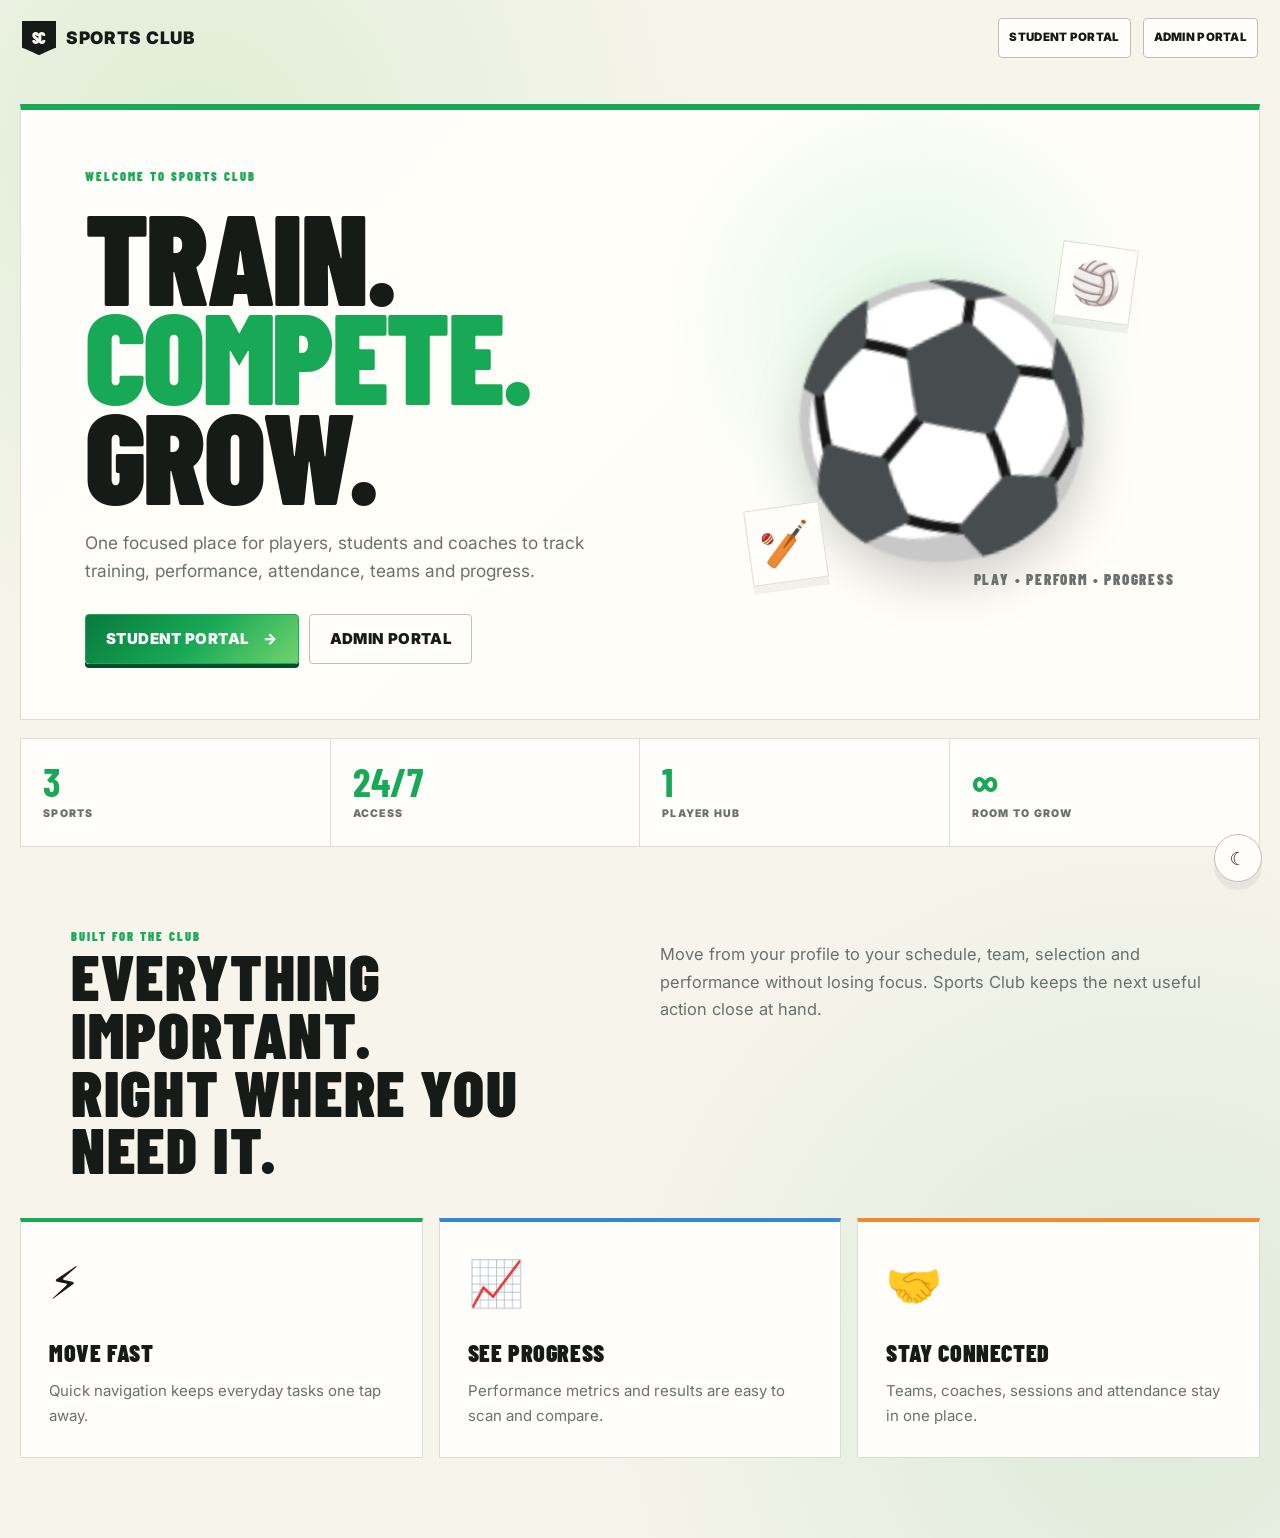
<file: index.html>
<!DOCTYPE html>
<html lang="en">
<head>
  <meta charset="UTF-8">
  <meta name="viewport" content="width=device-width, initial-scale=1.0">
  <title>Sports Club Management</title>
  <!-- Loads an external stylesheet/resource. -->
  <link rel="stylesheet" href="style.css">
</head>
<body class="landing-page">
  <!-- Page structure/content element. -->
  <header class="home-topbar">
    <!-- Interactive control/link. -->
    <a class="brand" href="index.html"><span class="brand-mark">SC</span><span class="brand-word">SPORTS CLUB</span></a>
    <!-- Page structure/content element. -->
    <div class="top-actions"><a class="btn small" href="student_portal.html">STUDENT PORTAL</a><a class="btn small" href="admin_portal.html">ADMIN PORTAL</a></div>
  </header>

  <!-- Page structure/content element. -->
  <main class="home-page">
    <!-- Page structure/content element. -->
    <section class="home-hero">
      <!-- Page structure/content element. -->
      <div class="home-hero-copy">
        <span class="eyebrow">WELCOME TO SPORTS CLUB</span>
        <!-- Page structure/content element. -->
        <h1>TRAIN.<br><span>COMPETE.</span><br>GROW.</h1>
        <!-- Page structure/content element. -->
        <p>One focused place for players, students and coaches to track training, performance, attendance, teams and progress.</p>
        <!-- Page structure/content element. -->
        <div class="home-actions">
          <!-- Interactive control/link. -->
          <a class="btn primary btn-lg" href="student_portal.html">STUDENT PORTAL <span>→</span></a>
          <!-- Interactive control/link. -->
          <a class="btn btn-lg" href="admin_portal.html">ADMIN PORTAL</a>
        </div>
      </div>
      <!-- Page structure/content element. -->
      <div class="home-visual" aria-hidden="true">
        <!-- Page structure/content element. -->
        <div class="home-emoji">⚽</div>
        <!-- Page structure/content element. -->
        <div class="home-orbit orbit-one">🏐</div>
        <!-- Page structure/content element. -->
        <div class="home-orbit orbit-two">🏏</div>
        <!-- Page structure/content element. -->
        <div class="home-visual-label">PLAY • PERFORM • PROGRESS</div>
      </div>
    </section>

    <!-- Page structure/content element. -->
    <section class="home-stat-strip">
      <!-- Page structure/content element. -->
      <div><strong>3</strong><span>SPORTS</span></div>
      <!-- Page structure/content element. -->
      <div><strong>24/7</strong><span>ACCESS</span></div>
      <!-- Page structure/content element. -->
      <div><strong>1</strong><span>PLAYER HUB</span></div>
      <!-- Page structure/content element. -->
      <div><strong>∞</strong><span>ROOM TO GROW</span></div>
    </section>

    <!-- Page structure/content element. -->
    <section class="home-intro">
      <!-- Page structure/content element. -->
      <div>
        <span class="eyebrow">BUILT FOR THE CLUB</span>
        <!-- Page structure/content element. -->
        <h2>Everything important.<br>Right where you need it.</h2>
      </div>
      <!-- Page structure/content element. -->
      <p>Move from your profile to your schedule, team, selection and performance without losing focus. Sports Club keeps the next useful action close at hand.</p>
    </section>

    <!-- Page structure/content element. -->
    <section class="home-feature-grid">
      <!-- Page structure/content element. -->
      <article class="home-feature"><span>⚡</span><h3>MOVE FAST</h3><p>Quick navigation keeps everyday tasks one tap away.</p></article>
      <!-- Page structure/content element. -->
      <article class="home-feature"><span>📈</span><h3>SEE PROGRESS</h3><p>Performance metrics and results are easy to scan and compare.</p></article>
      <!-- Page structure/content element. -->
      <article class="home-feature"><span>🤝</span><h3>STAY CONNECTED</h3><p>Teams, coaches, sessions and attendance stay in one place.</p></article>
    </section>
  </main>
  <!-- Loads JavaScript for the page. -->
  <script src="theme.js"></script>
</body>
</html>
</file>
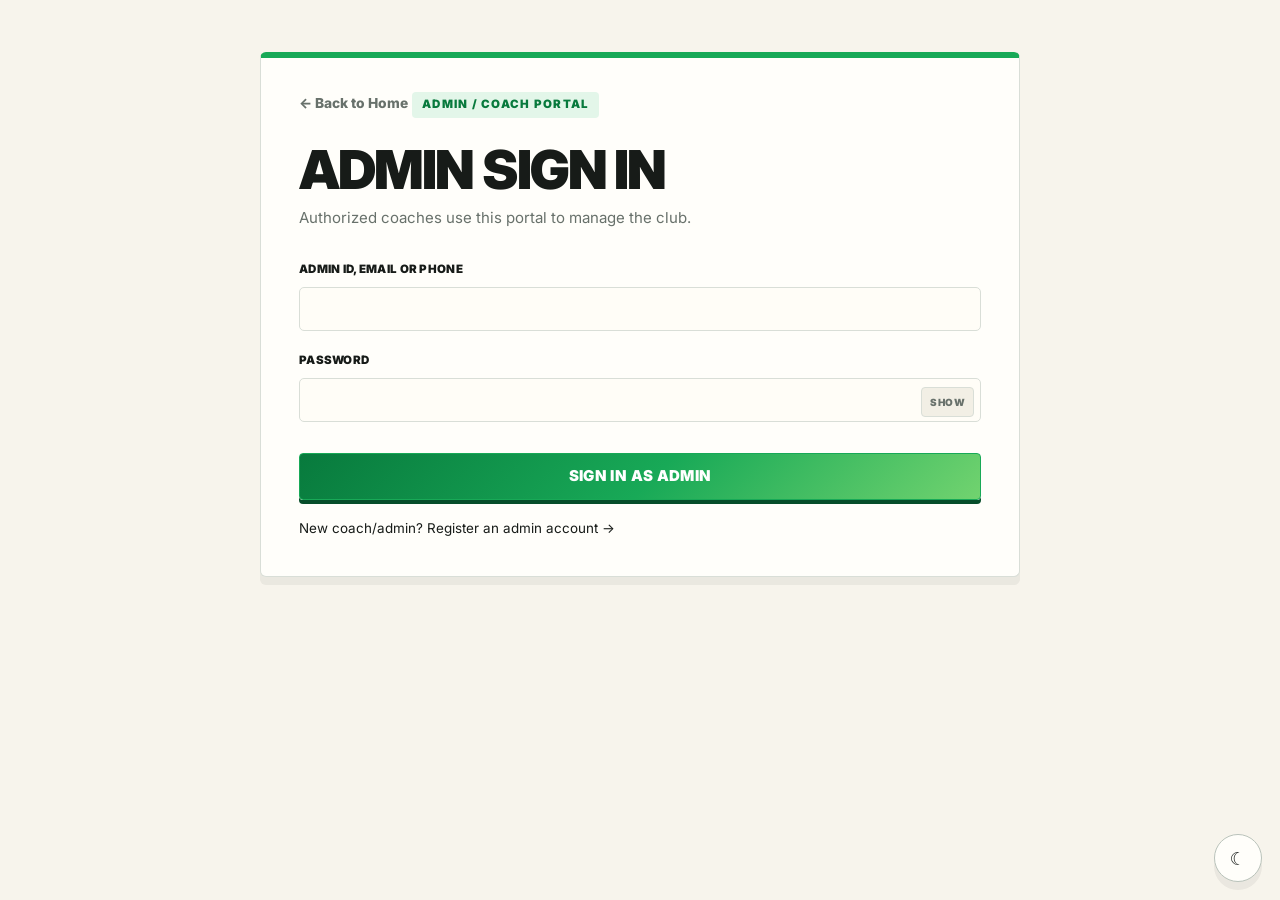
<file: admin_login.html>
<!-- Page element explained below. -->
<!DOCTYPE html>
<!-- Page element explained below. -->
<html lang="en">
 <!-- Page element explained below. -->
 <head>
  <meta charset="utf-8"/>
  <meta content="width=device-width,initial-scale=1.0" name="viewport"/>
  <title>
   Admin Login - Sports Club
  </title>
  <!-- Page element explained below. -->
  <link href="style.css" rel="stylesheet"/>
 </head>
 <!-- Page element explained below. -->
 <body>
  <!-- Page element explained below. -->
  <main class="auth-page">
   <!-- Page element explained below. -->
   <section class="auth-card">
    <!-- Page element explained below. -->
    <a class="back-link" href="index.html">
     &larr; Back to Home
    </a>
    <span class="badge">
     ADMIN / COACH PORTAL
    </span>
    <!-- Page element explained below. -->
    <h1>
     Admin Sign In
    </h1>
    <!-- Page element explained below. -->
    <p class="muted">
     Authorized coaches use this portal to manage the club.
    </p>
    <!-- Page element explained below. -->
    <form id="adminLoginForm">
     <label for="admin_identifier">
      Admin ID, Email or Phone
     </label>
     <!-- Page element explained below. -->
     <input autocomplete="username" id="admin_identifier" required="" type="text"/>
     <label for="admin_password">
      Password
     </label>
     <!-- Page element explained below. -->
     <input autocomplete="current-password" id="admin_password" required="" type="password"/>
     <!-- Page element explained below. -->
     <button class="btn primary full" type="submit">
      Sign In as Admin
     </button>
     <!-- Page element explained below. -->
     <div class="message hidden" id="adminLoginMessage">
     </div>
    </form>
    <!-- Page element explained below. -->
    <p class="auth-switch">
     New coach/admin?
     <!-- Page element explained below. -->
     <a href="admin_register.html">
      Register an admin account &rarr;
     </a>
    </p>
   </section>
  </main>
  <!-- Page element explained below. -->
  <script src="theme.js">
  </script>
  <!-- Page element explained below. -->
  <script src="app.js">
  </script>
  <!-- Page element explained below. -->
  <script>
   document.addEventListener('DOMContentLoaded',initAdminLogin);
  </script>
 </body>
</html>
</file>
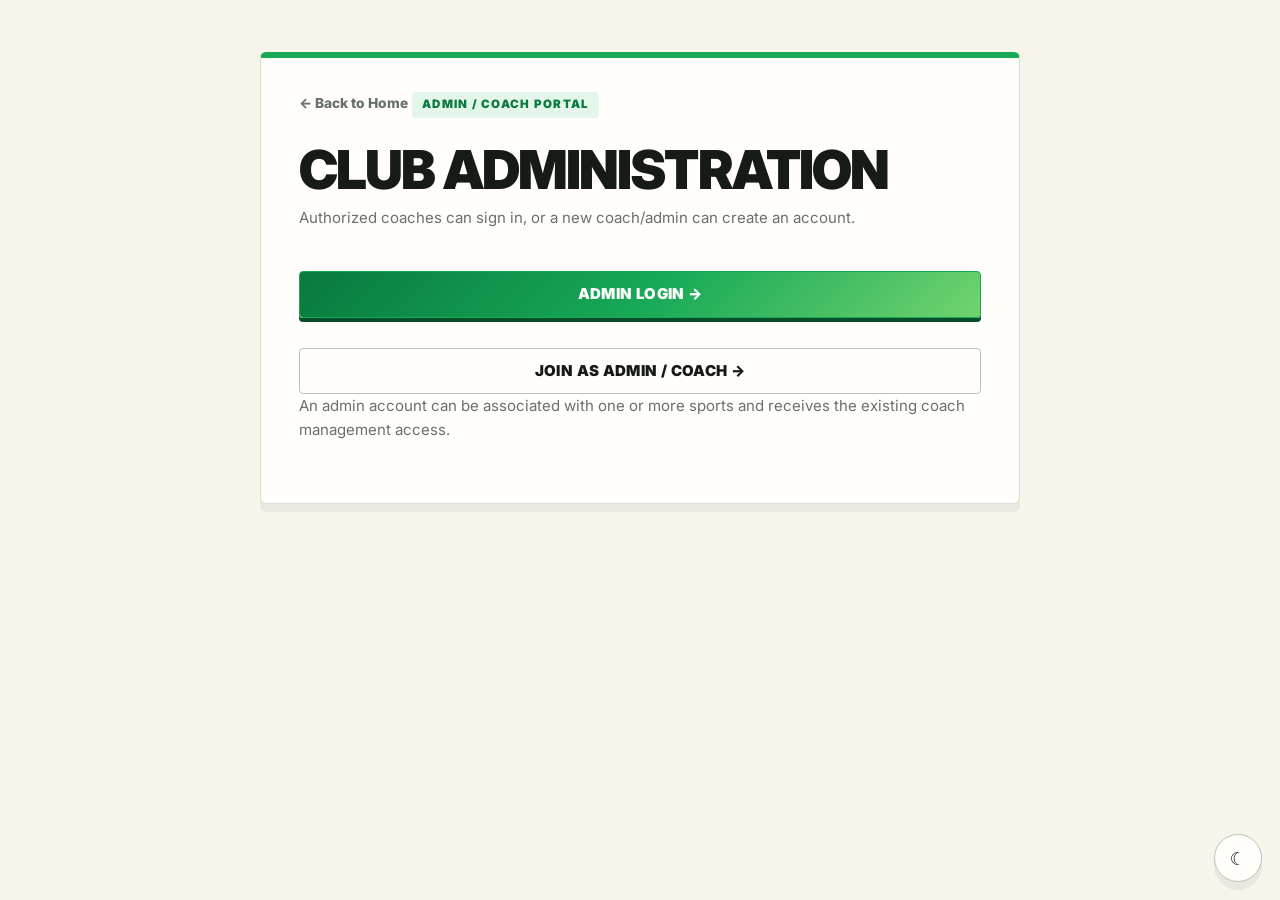
<file: admin_portal.html>
<!-- Page element explained below. -->
<!DOCTYPE html>
<!-- Page element explained below. -->
<html lang="en">
 <!-- Page element explained below. -->
 <head>
  <meta charset="utf-8"/>
  <meta content="width=device-width,initial-scale=1.0" name="viewport"/>
  <title>
   Admin Portal - Sports Club
  </title>
  <!-- Page element explained below. -->
  <link href="style.css" rel="stylesheet"/>
 </head>
 <!-- Page element explained below. -->
 <body>
  <!-- Page element explained below. -->
  <main class="auth-page">
   <!-- Page element explained below. -->
   <section class="auth-card">
    <!-- Page element explained below. -->
    <a class="back-link" href="index.html">
     &larr; Back to Home
    </a>
    <span class="badge">
     ADMIN / COACH PORTAL
    </span>
    <!-- Page element explained below. -->
    <h1>
     Club Administration
    </h1>
    <!-- Page element explained below. -->
    <p class="muted">
     Authorized coaches can sign in, or a new coach/admin can create an account.
    </p>
    <!-- Page element explained below. -->
    <div class="stack">
     <!-- Page element explained below. -->
     <a class="btn primary full" href="admin_login.html">
      ADMIN LOGIN &rarr;
     </a>
     <!-- Page element explained below. -->
     <a class="btn full" href="admin_register.html">
      JOIN AS ADMIN / COACH &rarr;
     </a>
    </div>
    <!-- Page element explained below. -->
    <p class="muted">
     An admin account can be associated with one or more sports and receives the existing coach management access.
    </p>
   </section>
  </main>
  <!-- Page element explained below. -->
  <script src="theme.js">
  </script>
 </body>
</html>
</file>
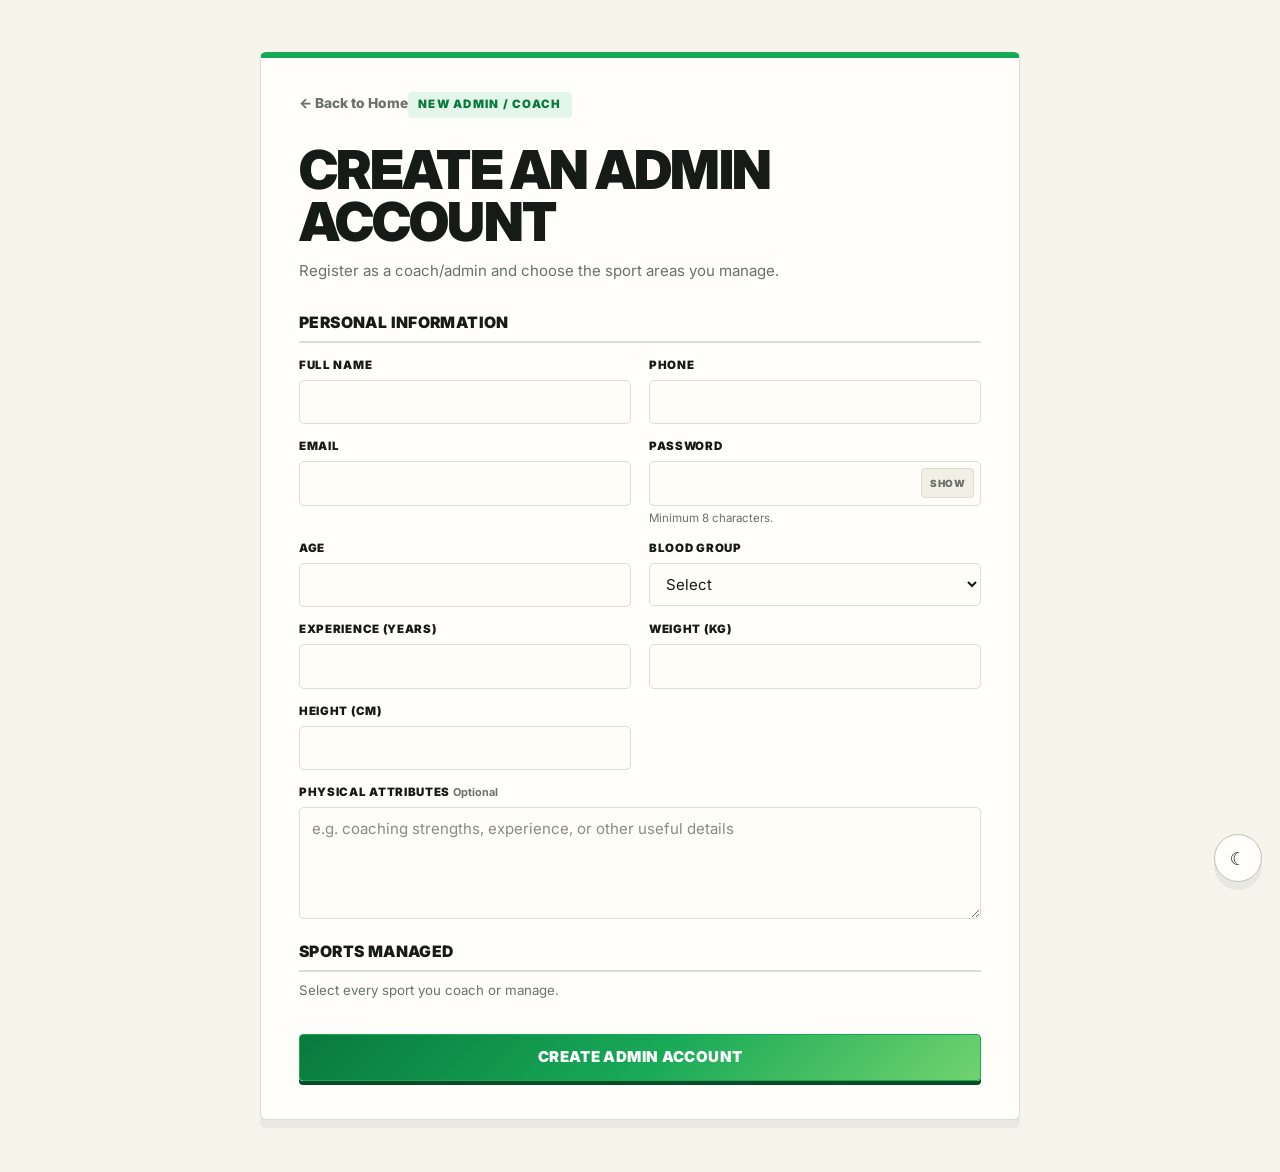
<file: admin_register.html>
<!DOCTYPE html><html lang="en"><head><meta charset="UTF-8"><meta name="viewport" content="width=device-width,initial-scale=1.0"><title>Admin Registration - Sports Club</title><link rel="stylesheet" href="style.css"></head><body><main class="auth-page"><section class="auth-card"><a class="back-link" href="index.html">← Back to Home</a><span class="badge">NEW ADMIN / COACH</span><h1>Create an admin account</h1><p class="muted">Register as a coach/admin and choose the sport areas you manage.</p><form id="adminRegistrationForm" class="form-grid registration-form">
  <!-- Page structure/content element. -->
  <h3 class="form-section-title">Personal information</h3>
  <!-- Page structure/content element. -->
  <div class="field"><label for="ar_name">Full Name</label><input id="ar_name" name="name" type="text" maxlength="100" required autocomplete="name"></div>
  <!-- Page structure/content element. -->
  <div class="field"><label for="ar_phone">Phone</label><input id="ar_phone" name="phone" type="tel" maxlength="20" required autocomplete="tel"></div>
  <!-- Page structure/content element. -->
  <div class="field"><label for="ar_email">Email</label><input id="ar_email" name="email" type="email" maxlength="120" required autocomplete="email"></div>
  <!-- Page structure/content element. -->
  <div class="field"><label for="ar_password">Password</label><input id="ar_password" name="password" type="password" minlength="8" required autocomplete="new-password"><small>Minimum 8 characters.</small></div>
  <!-- Page structure/content element. -->
  <div class="field"><label for="ar_age">Age</label><input id="ar_age" name="age" type="number" min="18" max="100" required></div>
  <!-- Page structure/content element. -->
  <div class="field"><label for="ar_blood">Blood Group</label><select id="ar_blood" name="blood_group" required><option value="">Select</option><option>A+</option><option>A-</option><option>B+</option><option>B-</option><option>AB+</option><option>AB-</option><option>O+</option><option>O-</option></select></div>
  <!-- Page structure/content element. -->
  <div class="field"><label for="ar_experience">Experience (years)</label><input id="ar_experience" name="experience_years" type="number" min="0" max="80" required></div>
  <!-- Page structure/content element. -->
  <div class="field"><label for="ar_weight">Weight (kg)</label><input id="ar_weight" name="weight_kg" type="number" min="1" max="500" step="0.1"></div>
  <!-- Page structure/content element. -->
  <div class="field"><label for="ar_height">Height (cm)</label><input id="ar_height" name="height_cm" type="number" min="30" max="300" step="0.1"></div>
  <!-- Page structure/content element. -->
  <div class="field field-full"><label for="ar_attributes">Physical Attributes <span class="optional">Optional</span></label><textarea id="ar_attributes" name="physical_attributes" rows="4" placeholder="e.g. coaching strengths, experience, or other useful details"></textarea></div>
  <!-- Page structure/content element. -->
  <h3 class="form-section-title">Sports managed</h3>
  <!-- Page structure/content element. -->
  <div class="form-help"><p class="muted">Select every sport you coach or manage.</p></div>
  <!-- Page structure/content element. -->
  <div id="adminSportChoices" class="stack field-full"></div>
  <!-- Interactive control/link. -->
  <button class="btn primary full field-full" type="submit">Create Admin Account</button>
  <!-- Page structure/content element. -->
  <div id="adminRegistrationMessage" class="message hidden field-full"></div>
</form></section></main><script src="theme.js"></script><script src="app.js"></script><script>document.addEventListener('DOMContentLoaded',initAdminRegistration);</script></body></html>
</file>
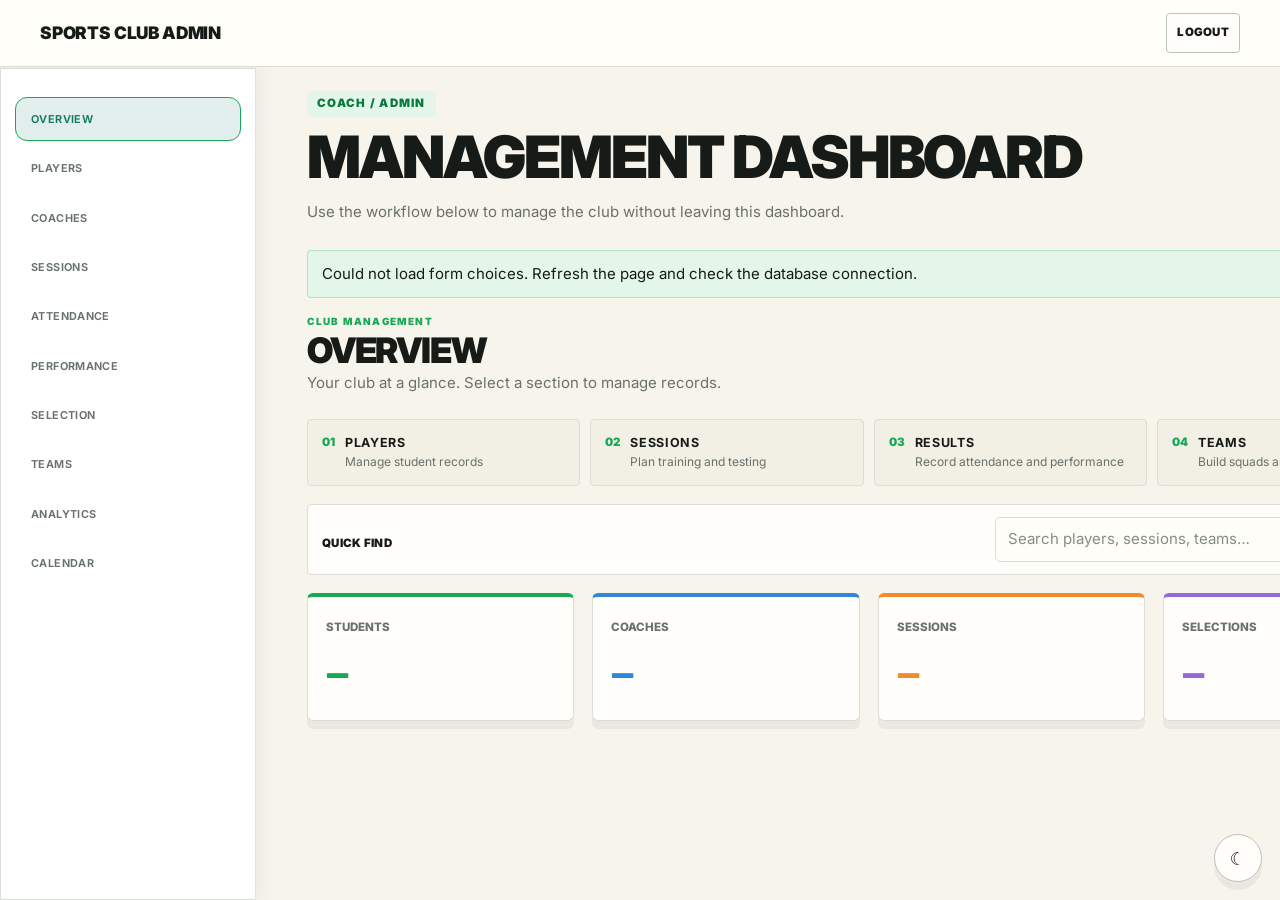
<file: coach.html>
<!DOCTYPE html>
<html lang="en">
<head>
  <meta charset="UTF-8">
  <meta name="viewport" content="width=device-width, initial-scale=1.0">
  <title>Coach Dashboard</title>
  <!-- Loads an external stylesheet/resource. -->
  <link rel="stylesheet" href="style.css">
</head>
<body class="coach-v3">
<button id="coachMenuToggle" class="btn coach-menu-toggle" type="button" aria-label="Toggle navigation" aria-expanded="false">☰ Menu</button>
<div id="coachToast" class="coach-toast" role="status" aria-live="polite"></div>
  <!-- Page structure/content element. -->
  <header class="topbar">
    <!-- Interactive control/link. -->
    <a class="brand" href="coach.html">Sports Club Admin</a>
    <!-- Page structure/content element. -->
    <div class="top-actions">
      <span id="coachName"></span>
      <!-- Interactive control/link. -->
      <button class="btn small" onclick="logout()">Logout</button>
    </div>
  </header>

  <!-- Page structure/content element. -->
  <main class="container">
    <!-- Page structure/content element. -->
    <section class="page-heading">
      <span class="badge">COACH / ADMIN</span>
      <!-- Page structure/content element. -->
      <h1>Management Dashboard</h1>
      <!-- Page structure/content element. -->
      <p class="muted">Use the workflow below to manage the club without leaving this dashboard.</p>
    </section>

    <!-- Page structure/content element. -->
    <div id="coachMessage" class="message hidden"></div>

    <!-- Page structure/content element. -->
    <nav id="coachSidebar" class="quick-nav coach-nav" aria-label="Coach dashboard sections">
      <!-- Each link moves directly to one management area. -->
      <a class="active" href="#coach-overview">OVERVIEW</a>
      <a href="#students-section">PLAYERS</a>
      <a href="#coaches-section">COACHES</a>
      <a href="#sessions-section">SESSIONS</a>
      <a href="#attendance-section">ATTENDANCE</a>
      <a href="#performance-section">PERFORMANCE</a>
      <a href="#selection-section">SELECTION</a>
      <a href="#teams-section">TEAMS</a>
    <a href="#coach-analytics">ANALYTICS</a>
      <a href="#coach-calendar">CALENDAR</a>
    </nav>

    <!-- A short workflow guide makes the large admin page easier to understand. -->
    <div class="coach-view-heading"><div><span class="section-kicker">CLUB MANAGEMENT</span><h1 id="coachViewTitle" tabindex="-1">Overview</h1><p id="coachViewDescription" class="muted">Your club at a glance. Select a section to manage records.</p></div><button class="btn" id="coachBackOverview" type="button">← Overview</button></div><section class="coach-workflow" aria-label="Management workflow">
      <div><span>01</span><strong>PLAYERS</strong><small>Manage student records</small></div>
      <div><span>02</span><strong>SESSIONS</strong><small>Plan training and testing</small></div>
      <div><span>03</span><strong>RESULTS</strong><small>Record attendance and performance</small></div>
      <div><span>04</span><strong>TEAMS</strong><small>Build squads and assign players</small></div>
    </section>

    <!-- This field filters visible table rows on the page without changing database data. -->
    <div class="admin-filter" id="coachQuickFind">
      <label for="coachTableFilter">Quick find</label>
      <input id="coachTableFilter" type="search" placeholder="Search players, sessions, teams…" autocomplete="off">
    </div>

    <!-- Page structure/content element. -->
    <section id="coach-overview" class="stat-grid">
      <!-- Page structure/content element. -->
      <div class="stat-card"><span>Students</span><strong id="studentCount">—</strong></div>
      <!-- Page structure/content element. -->
      <div class="stat-card"><span>Coaches</span><strong id="coachCount">—</strong></div>
      <!-- Page structure/content element. -->
      <div class="stat-card"><span>Sessions</span><strong id="sessionCount">—</strong></div>
      <!-- Page structure/content element. -->
      <div class="stat-card"><span>Selections</span><strong id="selectionCount">—</strong></div>
    </section>

    <section id="coach-analytics" class="panel dashboard-section" aria-label="Club analytics">
      <div class="panel-title"><div><span class="section-kicker">CLUB INSIGHTS</span><h2>Analytics</h2><p class="panel-help">Database-powered attendance and performance insights.</p></div><button class="btn small" type="button" onclick="loadCoachAnalytics()">Refresh</button></div>
      <div class="coach-overview-actions"><button class="btn primary" type="button" data-coach-view="sessions-section">+ Create session</button><button class="btn" type="button" data-coach-view="attendance-section">Take attendance</button><button class="btn" type="button" data-coach-view="performance-section">Record performance</button></div><div id="coachAnalyticsCards" class="stat-grid"></div><div id="coachAnalyticsSports" class="analytics-bars"></div>
      <h3>Players awaiting a performance record</h3><div id="coachMissingPerformance" class="table-wrap"></div>
    </section>
    <section id="coach-calendar" class="panel dashboard-section"><div class="panel-title"><div><span class="section-kicker">TRAINING PLANNER</span><h2>Session calendar</h2></div></div><div class="inline-form"><label>Month <input id="calendarMonth" type="month" onchange="renderCoachCalendar()"></label><button class="btn" type="button" onclick="document.querySelector('#sessions-section').scrollIntoView()">Create session</button></div><div id="coachCalendarGrid" class="calendar-grid"></div><div id="coachCalendarAgenda" class="calendar-agenda" aria-label="Monthly agenda"></div></section>
    <!-- Page structure/content element. -->
    <section id="students-section" class="panel dashboard-section">
      <!-- Page structure/content element. -->
      <div class="panel-title"><div><span class="section-kicker">PLAYER HUB</span><h2>Students</h2><p class="panel-help">Create, edit or remove student records.</p></div><button class="btn small" onclick="loadCoachStudents()">Refresh</button></div>
      <!-- Defines a form for user input. -->
      <form id="studentForm" class="form-grid">
        <!-- Form control used to collect input. -->
        <input type="hidden" id="student_id">
        <!-- Form control used to collect input. -->
        <label class="field-label" for="student_code">Student code</label><input id="student_code" placeholder="Student Code" required>
        <!-- Form control used to collect input. -->
        <label class="field-label" for="student_name">Full name</label><input id="student_name" placeholder="Name" required>
        <!-- Form control used to collect input. -->
        <label class="field-label" for="student_phone">Phone</label><input id="student_phone" placeholder="Phone" required>
        <!-- Form control used to collect input. -->
        <label class="field-label" for="student_email">Email</label><input id="student_email" type="email" placeholder="Email" required>
        <!-- Form control used to collect input. -->
        <label class="field-label" for="student_password">Password (leave blank when editing)</label><input id="student_password" type="password" placeholder="Password">
        <!-- Form control used to collect input. -->
        <label class="field-label" for="student_age">Age</label><input id="student_age" type="number" placeholder="Age" required>
        <!-- Form control used to collect input. -->
        <label class="field-label" for="student_blood_group">Blood group</label><input id="student_blood_group" placeholder="Blood Group" required>
        <!-- Form control used to collect input. -->
        <label class="field-label" for="student_weight">Weight (kg)</label><input id="student_weight" type="number" step="0.1" placeholder="Weight (kg)">
        <!-- Form control used to collect input. -->
        <label class="field-label" for="student_height">Height (cm)</label><input id="student_height" type="number" step="0.1" placeholder="Height (cm)">
        <!-- Form control used to collect input. -->
        <label class="field-label" for="student_attributes">Physical attributes</label><input id="student_attributes" placeholder="Physical Attributes">
        <!-- Page structure/content element. -->
        <div class="form-actions">
          <!-- Interactive control/link. -->
          <button class="btn primary" type="submit">Save Student</button>
          <!-- Interactive control/link. -->
          <button class="btn" type="button" onclick="clearStudentForm()">Clear</button>
        </div>
      </form>
      <!-- Page structure/content element. -->
      <div id="studentsTable" class="table-wrap"></div>
    </section>

    <!-- Page structure/content element. -->
    <section id="coaches-section" class="panel dashboard-section">
      <!-- Page structure/content element. -->
      <div class="panel-title"><div><span class="section-kicker">STAFF</span><h2>Coaches</h2><p class="panel-help">Maintain coach accounts and profile information.</p></div><button class="btn small" onclick="loadCoachCoaches()">Refresh</button></div>
      <!-- Defines a form for user input. -->
      <form id="coachForm" class="form-grid">
        <!-- Form control used to collect input. -->
        <input type="hidden" id="coach_id">
        <!-- Form control used to collect input. -->
        <label class="field-label" for="coach_code">Coach code</label><input id="coach_code" placeholder="Coach Code" required>
        <!-- Form control used to collect input. -->
        <label class="field-label" for="coach_name">Full name</label><input id="coach_name" placeholder="Name" required>
        <!-- Form control used to collect input. -->
        <label class="field-label" for="coach_phone">Phone</label><input id="coach_phone" placeholder="Phone" required>
        <!-- Form control used to collect input. -->
        <label class="field-label" for="coach_email">Email</label><input id="coach_email" type="email" placeholder="Email" required>
        <!-- Form control used to collect input. -->
        <label class="field-label" for="coach_password">Password (leave blank when editing)</label><input id="coach_password" type="password" placeholder="Password">
        <!-- Form control used to collect input. -->
        <label class="field-label" for="coach_age">Age</label><input id="coach_age" type="number" placeholder="Age" required>
        <!-- Form control used to collect input. -->
        <label class="field-label" for="coach_blood_group">Blood group</label><input id="coach_blood_group" placeholder="Blood Group" required>
        <!-- Form control used to collect input. -->
        <label class="field-label" for="coach_weight">Weight (kg)</label><input id="coach_weight" type="number" step="0.1" placeholder="Weight (kg)">
        <!-- Form control used to collect input. -->
        <label class="field-label" for="coach_height">Height (cm)</label><input id="coach_height" type="number" step="0.1" placeholder="Height (cm)">
        <!-- Form control used to collect input. -->
        <label class="field-label" for="coach_experience">Experience (years)</label><input id="coach_experience" type="number" placeholder="Experience (years)">
        <!-- Form control used to collect input. -->
        <label class="field-label" for="coach_attributes">Physical attributes</label><input id="coach_attributes" placeholder="Physical Attributes">
        <!-- Page structure/content element. -->
        <div class="form-actions">
          <!-- Interactive control/link. -->
          <button class="btn primary" type="submit">Save Coach</button>
          <!-- Interactive control/link. -->
          <button class="btn" type="button" onclick="clearCoachForm()">Clear</button>
        </div>
      </form>
      <!-- Page structure/content element. -->
      <div id="coachesTable" class="table-wrap"></div>
    </section>

    <!-- Page structure/content element. -->
    <section id="sessions-section" class="panel dashboard-section">
      <!-- Page structure/content element. -->
      <div class="panel-title"><div><span class="section-kicker">PLAN AHEAD</span><h2>Sessions</h2><p class="panel-help">Create practice and testing sessions.</p></div><button class="btn small" onclick="loadCoachSessions()">Refresh</button></div>
      <!-- Defines a form for user input. -->
      <form id="sessionForm" class="form-grid">
        <!-- Form control used to collect input. -->
        <input type="hidden" id="session_id">
        <!-- Form control used to collect input. -->
        <select id="session_sport" required>
          <option value="">Sport</option>
          <option value="1">Football</option>
          <option value="2">Volleyball</option>
          <option value="3">Cricket</option>
        </select>
        <!-- Form control used to collect input. -->
        <select id="session_type" required>
          <option value="Practice">Practice</option>
          <option value="Testing">Testing</option>
        </select>
        <!-- Form control used to collect input. -->
        <label class="field-label" for="session_number">Session number</label><input id="session_number" type="number" min="1" placeholder="Session Number" required>
        <!-- Form control used to collect input. -->
        <label class="field-label" for="session_title">Session title</label><input id="session_title" placeholder="Title" required>
        <!-- Form control used to collect input. -->
        <label class="field-label" for="session_date">Date</label><input id="session_date" type="date" required>
        <!-- Form control used to collect input. -->
        <label class="field-label" for="session_start">Start time</label><input id="session_start" type="time" required>
        <!-- Form control used to collect input. -->
        <label class="field-label" for="session_end">End time</label><input id="session_end" type="time" required>
        <!-- Form control used to collect input. -->
        <label class="field-label" for="session_location">Location</label><input id="session_location" placeholder="Location">
        <!-- Form control used to collect input. -->
        <label class="field-label" for="session_description">Description</label><input id="session_description" placeholder="Description">
        <!-- Form control used to collect input. -->
        <select id="session_status">
          <option>Scheduled</option>
          <option>Completed</option>
          <option>Cancelled</option>
        </select>
        <!-- Page structure/content element. -->
        <div class="form-actions">
          <!-- Interactive control/link. -->
          <button class="btn primary" type="submit">Save Session</button>
          <!-- Interactive control/link. -->
          <button class="btn" type="button" onclick="clearSessionForm()">Clear</button>
        </div>
      </form>
      <!-- Page structure/content element. -->
      <div id="sessionsTable" class="table-wrap"></div>
    </section>

    <!-- Page structure/content element. -->
    <section id="attendance-section" class="panel dashboard-section">
      <!-- Page structure/content element. -->
      <div class="panel-title"><div><span class="section-kicker">CHECK IN</span><h2>Attendance</h2><p class="panel-help">Load a session and record participant attendance.</p></div></div>
      <!-- Page structure/content element. -->
      <div class="inline-form">
        <!-- Form control used to collect input. -->
        <label for="attendanceSessionId">Session <select id="attendanceSessionId"><option value="">Choose a session…</option></select></label>
        <!-- Interactive control/link. -->
        <button class="btn" onclick="loadAttendance()">Load Participants</button>
      </div>
      <!-- Page structure/content element. -->
      <div class="inline-form" id="attendanceBulkActions" hidden><button type="button" class="btn" onclick="markAllAttendance('Present')">Mark all present</button><button type="button" class="btn" onclick="markAllAttendance('Absent')">Mark all absent</button><button type="button" class="btn primary" id="bulkAttendanceSave" onclick="saveBulkAttendance()">Save all attendance</button></div><div id="attendanceTable" class="table-wrap"></div>
    </section>

    <!-- Page structure/content element. -->
    <section id="performance-section" class="panel dashboard-section">
      <div class="panel-title"><div><span class="section-kicker">MEASURE PROGRESS</span><h2>Performance Entry</h2><p class="panel-help">Choose a practice and player, then fill in the statistics. No JSON required.</p></div></div>
      <div class="performance-form">
        <div class="performance-grid">
          <label>Practice session <select id="performanceSessionId" onchange="performanceSessionChanged()"><option value="">Loading practices…</option></select></label>
          <label>Player <select id="performanceStudentId" onchange="performancePlayerChanged()"><option value="">Select a practice first</option></select></label>
        </div>
        <p id="performanceSportLabel" class="muted" aria-live="polite">Select a practice to begin.</p>
        <form id="performanceForm" onsubmit="event.preventDefault(); savePerformance();">
          <div id="performanceFields" class="performance-grid"></div>
          <label class="performance-notes">Overall score (0–100) <input id="performanceOverallScore" type="number" min="0" max="100" step="0.01" required placeholder="e.g. 82"></label>
          <label class="performance-notes">Coach's notes <textarea id="performanceCoachNotes" maxlength="5000" rows="3" placeholder="What went well? What should improve?"></textarea></label>
          <div class="inline-form"><label class="next-player-option"><input type="checkbox" id="performanceNextPlayer" checked> Save & next player</label><button id="performanceSaveButton" class="btn primary" type="submit">Save performance</button><button type="button" class="btn" onclick="resetPerformanceEditor()">Clear form</button></div>
        </form>
      </div>
      <h3>Existing records</h3><div id="coachPerformanceTable" class="table-wrap"><p class="muted">Select a practice to view records.</p></div>
    </section>

    <section id="selection-section" class="panel dashboard-section">
      <!-- Page structure/content element. -->
      <div class="panel-title"><div><span class="section-kicker">PICK THE SQUAD</span><h2>Selection</h2><p class="panel-help">Record testing scores and selection results.</p></div></div>
      <!-- Page structure/content element. -->
      <div class="inline-form">
        <!-- Form control used to collect input. -->
        <label class="field-label" for="selectionStudentId">Player</label><select id="selectionStudentId" aria-label="Choose player" required><option value="">Choose player…</option></select>
        <!-- Form control used to collect input. -->
        <label class="field-label" for="selectionSportId">Sport</label><select id="selectionSportId" aria-label="Choose sport" required><option value="">Choose sport…</option></select>
        <!-- Form control used to collect input. -->
        <label class="field-label" for="selectionTestingSessionId">Testing session</label><select id="selectionTestingSessionId" aria-label="Choose testing session" required><option value="">Choose testing session…</option></select>
        <!-- Form control used to collect input. -->
        <label class="field-label" for="selectionScore">Overall score</label><input id="selectionScore" type="number" min="0" max="100" step="0.1" placeholder="Overall Score">
        <!-- Form control used to collect input. -->
        <label class="field-label" for="selectionNotes">Coach notes</label><input id="selectionNotes" placeholder="Coach Notes">
        <!-- Interactive control/link. -->
        <button class="btn primary" onclick="saveSelection()">Save Selection</button>
      </div>
      <!-- Page structure/content element. -->
      <p class="muted">Rule: score above 55 = Selected; 55 or below = Not Selected.</p>
      <!-- Page structure/content element. -->
      <div id="selectionTable" class="table-wrap"></div>
    </section>

    <!-- Page structure/content element. -->
    <section id="teams-section" class="panel dashboard-section">
      <!-- Page structure/content element. -->
      <div class="panel-title"><div><span class="section-kicker">BUILD THE TEAM</span><h2>Team Management</h2><p class="panel-help">Create teams and assign players to positions.</p></div><button class="btn small" onclick="loadCoachTeams()">Refresh</button></div>
      <!-- Defines a form for user input. -->
      <form id="teamForm" class="form-grid">
        <!-- Form control used to collect input. -->
        <label class="field-label" for="team_sport_id">Sport</label><select id="team_sport_id" aria-label="Choose sport" required><option value="">Choose sport…</option></select>
        <!-- Form control used to collect input. -->
        <label class="field-label" for="team_name">Official team name</label><input id="team_name" placeholder="Official Team Name" required>
        <!-- Form control used to collect input. -->
        <label class="field-label" for="team_formation">Formation</label><input id="team_formation" placeholder="Formation">
        <!-- Page structure/content element. -->
        <div class="form-actions">
          <!-- Interactive control/link. -->
          <button class="btn primary" type="submit">Create Team</button>
        </div>
      </form>

      <!-- Page structure/content element. -->
      <div class="inline-form">
        <!-- Form control used to collect input. -->
        <label class="field-label" for="member_team_id">Team</label><select id="member_team_id" aria-label="Choose team" required><option value="">Choose team…</option></select>
        <!-- Form control used to collect input. -->
        <label class="field-label" for="member_student_id">Player</label><select id="member_student_id" aria-label="Choose player" required><option value="">Choose player…</option></select>
        <!-- Form control used to collect input. -->
        <label class="field-label" for="member_position_id">Position</label><select id="member_position_id" aria-label="Choose position" required><option value="">Choose position…</option></select>
        <!-- Form control used to collect input. -->
        <label class="field-label" for="member_status">Lineup status</label><select id="member_status">
          <option>Starter</option>
          <option>Substitute</option>
          <option>Reserve</option>
        </select>
        <!-- Form control used to collect input. -->
        <label class="field-label" for="member_jersey">Jersey number</label><input id="member_jersey" type="number" placeholder="Jersey #">
        <!-- Form control used to collect input. -->
        <label class="field-label" for="member_slot">Formation slot</label><input id="member_slot" placeholder="Formation Slot">
        <!-- Interactive control/link. -->
        <button class="btn primary" onclick="assignTeamMember()">Assign Player</button>
      </div>
      <!-- Page structure/content element. -->
      <div id="teamsTable" class="table-wrap"></div>
    </section>
  </main>

  <!-- Loads JavaScript for the page. -->
  <script src="theme.js"></script>
  <!-- Loads JavaScript for the page. -->
  <script src="app.js"></script>
  <script src="v3.js"></script>
  <script src="v4.js"></script>
  <!-- Loads JavaScript for the page. -->
  <script>
    document.addEventListener('DOMContentLoaded', initCoach);
  </script>
</body>
</html>
</file>
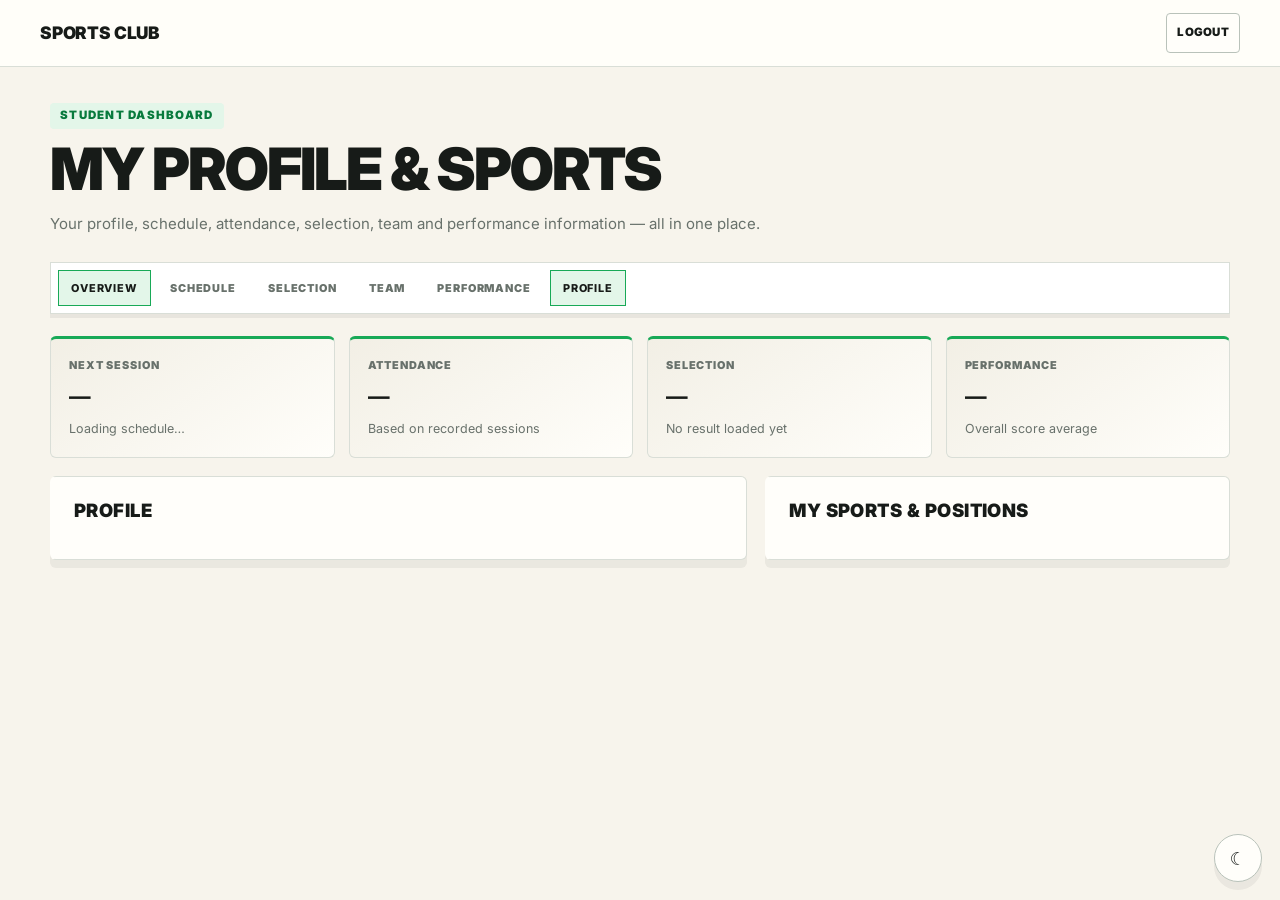
<file: dashboard.html>
<!DOCTYPE html>
<html lang="en">
<head>
  <meta charset="UTF-8">
  <meta name="viewport" content="width=device-width, initial-scale=1.0">
  <title>Student Dashboard</title>
  <!-- Loads an external stylesheet/resource. -->
  <link rel="stylesheet" href="style.css">
</head>
<body>
  <!-- Page structure/content element. -->
  <header class="topbar">
    <!-- Interactive control/link. -->
    <a class="brand" href="portal.html">Sports Club</a>
    <!-- Page structure/content element. -->
    <div class="top-actions">
      <span id="studentName"></span>
      <!-- Interactive control/link. -->
      <button class="btn small" onclick="logout()">Logout</button>
    </div>
  </header>

  <!-- Page structure/content element. -->
  <main class="container">
    <!-- Page structure/content element. -->
    <section class="page-heading">
      <span class="badge">STUDENT DASHBOARD</span>
      <!-- Page structure/content element. -->
      <h1 id="dashboardTitle">My Dashboard</h1>
      <!-- Page structure/content element. -->
      <p class="muted">Your profile, schedule, attendance, selection, team and performance information — all in one place.</p>
    </section>

    <!-- Page structure/content element. -->
    <div id="studentMessage" class="message hidden"></div>

    <!-- Page structure/content element. -->
    <button id="studentMenuToggle" class="btn small student-menu-toggle" type="button" aria-controls="studentNav" aria-expanded="false">☰ Menu</button>
    <nav id="studentNav" class="quick-nav student-nav" aria-label="Dashboard sections">
      <!-- Each link jumps to a major area of the student dashboard. -->
      <a class="active" href="#overview">OVERVIEW</a>
      <a href="#schedule-section">SCHEDULE</a>
      <a href="#selection-section">SELECTION</a>
      <a href="#team-section">TEAM</a>
      <a href="#performance-section">PERFORMANCE</a>
      <a href="#overview">PROFILE</a>
    </nav>

    <!-- These summary cards give the student the most useful information first. -->
    <section class="student-summary" aria-label="Student summary">
      <article class="summary-card">
        <span>NEXT SESSION</span>
        <strong id="summaryNextSession">—</strong>
        <small id="summaryNextSessionMeta">Loading schedule…</small>
      </article>
      <article class="summary-card">
        <span>ATTENDANCE</span>
        <strong id="summaryAttendance">—</strong>
        <small id="summaryAttendanceMeta">Based on recorded sessions</small>
      </article>
      <article class="summary-card">
        <span>SELECTION</span>
        <strong id="summarySelection">—</strong>
        <small id="summarySelectionMeta">No result loaded yet</small>
      </article>
      <article class="summary-card">
        <span>PERFORMANCE</span>
        <strong id="summaryPerformance">—</strong>
        <small id="summaryPerformanceMeta">Overall score average</small>
      </article>
    </section>

    <!-- Page structure/content element. -->
    <section id="overview" class="dashboard-grid student-view" data-view="overview">
      <!-- Page structure/content element. -->
      <article class="panel">
        <!-- Page structure/content element. -->
        <div class="panel-title"><h2>Profile</h2></div>
        <!-- Page structure/content element. -->
        <div id="profile" class="info-grid"></div>
      </article>

      <!-- Page structure/content element. -->
      <article class="panel">
        <!-- Page structure/content element. -->
        <div class="panel-title"><h2>My Sports & Positions</h2></div>
        <!-- Page structure/content element. -->
        <div id="sports" class="stack"></div>
      </article>
    </section>

    <!-- Page structure/content element. -->
    <section id="schedule-section" class="panel dashboard-section student-view" data-view="schedule-section">
      <!-- Page structure/content element. -->
      <div class="panel-title">
        <!-- Page structure/content element. -->
        <div><span class="section-kicker">NEXT UP</span><h2>Schedule & Attendance</h2></div>
        <!-- Interactive control/link. -->
        <button class="btn small" onclick="loadSchedule()">Refresh</button>
      </div>
      <!-- Page structure/content element. -->
      <div class="student-filter-bar"><label for="studentScheduleFilter">Show sessions</label><select id="studentScheduleFilter"><option value="upcoming">Upcoming</option><option value="completed">Completed</option><option value="cancelled">Cancelled</option><option value="all">All sessions</option></select></div><div id="schedule" class="student-session-grid" aria-live="polite"></div>
    </section>

    <!-- Page structure/content element. -->
    <section id="selection-section" class="panel dashboard-section student-view" data-view="selection-section">
      <!-- Page structure/content element. -->
      <div class="panel-title">
        <!-- Page structure/content element. -->
        <div><span class="section-kicker">YOUR STATUS</span><h2>Selection Status</h2></div>
        <!-- Interactive control/link. -->
        <button class="btn small" onclick="loadSelection()">Refresh</button>
      </div>
      <!-- Page structure/content element. -->
      <div id="selection" class="cards-list"></div>
    </section>

    <!-- Page structure/content element. -->
    <section id="team-section" class="panel dashboard-section student-view" data-view="team-section">
      <!-- Page structure/content element. -->
      <div class="panel-title">
        <!-- Page structure/content element. -->
        <div><span class="section-kicker">YOUR SQUAD</span><h2>My Team Assignments</h2></div>
        <!-- Interactive control/link. -->
        <button class="btn small" onclick="loadTeams()">Refresh</button>
      </div>
      <!-- Page structure/content element. -->
      <div id="teams" class="cards-list"></div>
    </section>

    <!-- Page structure/content element. -->
    <section id="performance-section" class="panel dashboard-section student-view" data-view="performance-section">
      <!-- Page structure/content element. -->
      <div class="panel-title">
        <!-- Page structure/content element. -->
        <div><span class="section-kicker">KEEP IMPROVING</span><h2>Stats & Results</h2></div>
        <!-- Interactive control/link. -->
        <button class="btn small" onclick="loadPerformance()">Refresh</button>
      </div>
      <!-- Page structure/content element. -->
      <div class="student-filter-bar"><label for="studentPerformanceFilter">Sport</label><select id="studentPerformanceFilter"><option value="all">All sports</option><option value="football">Football</option><option value="volleyball">Volleyball</option><option value="cricket">Cricket</option></select></div><div id="studentPerformanceChart" class="student-chart"></div><div id="performance"></div>
    </section>
  </main>

  <!-- Loads JavaScript for the page. -->
  <script src="theme.js"></script>
  <!-- Loads JavaScript for the page. -->
  <script src="app.js"></script>
  <script src="student-v5.js"></script>
  <!-- Loads JavaScript for the page. -->
  <script>
    document.addEventListener('DOMContentLoaded', initDashboard);
  </script>
</body>
</html>
</file>
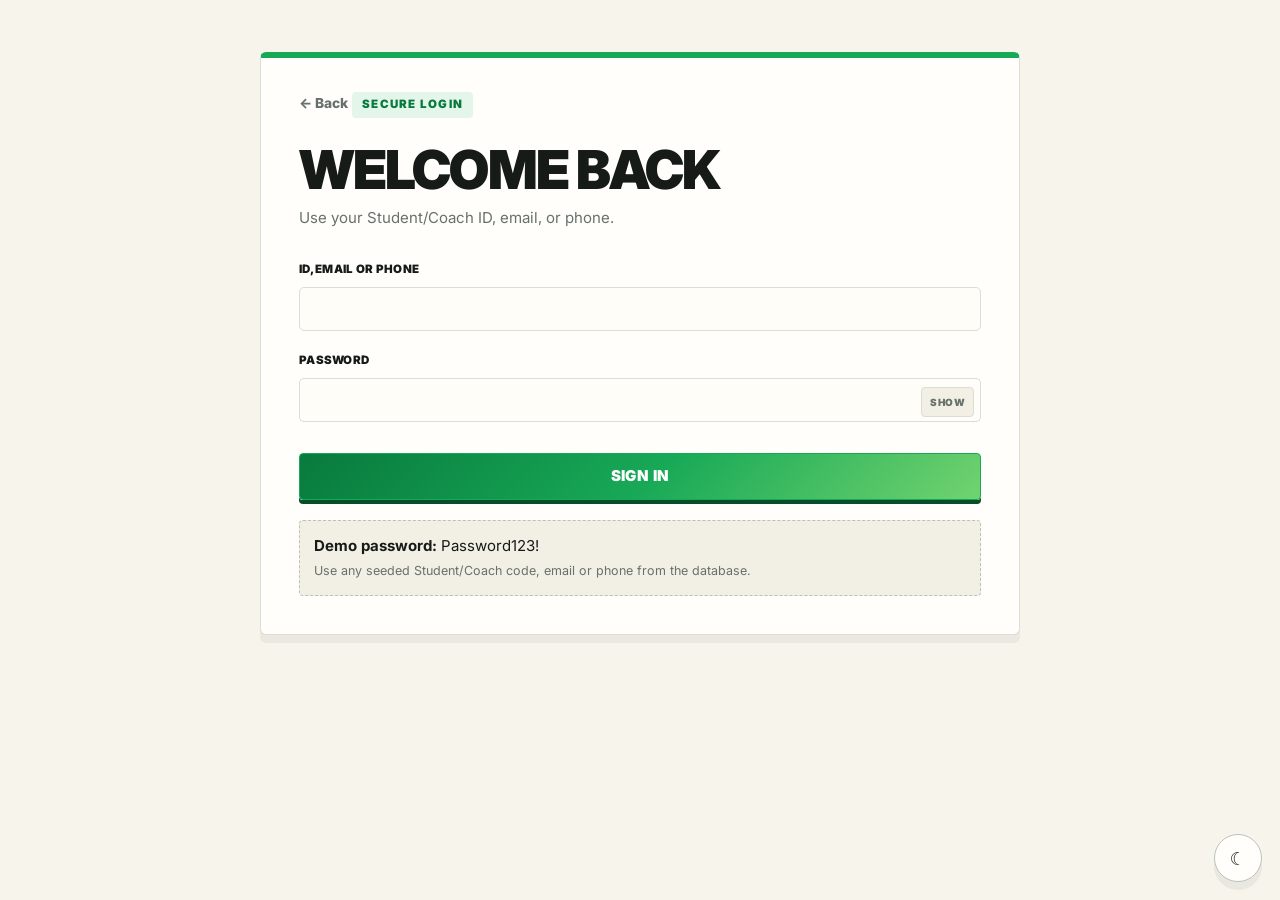
<file: login.html>
<!DOCTYPE html>
<html lang="en">
<head>
  <meta charset="UTF-8">
  <meta name="viewport" content="width=device-width, initial-scale=1.0">
  <title>Sign In - Sports Club</title>
  <!-- Loads an external stylesheet/resource. -->
  <link rel="stylesheet" href="style.css">
</head>
<body>
  <!-- Page structure/content element. -->
  <main class="auth-page">
    <!-- Page structure/content element. -->
    <section class="auth-card">
      <!-- Interactive control/link. -->
      <a class="back-link" href="index.html">← Back</a>
      <span class="badge">SECURE LOGIN</span>
      <!-- Page structure/content element. -->
      <h1>Welcome back</h1>
      <!-- Page structure/content element. -->
      <p class="muted">Use your Student/Coach ID, email, or phone.</p>

      <!-- Defines a form for user input. -->
      <form id="loginForm">
        <label for="identifier">ID, Email or Phone</label>
        <!-- Form control used to collect input. -->
        <input id="identifier" name="identifier" type="text" required autocomplete="username">

        <label for="password">Password</label>
        <!-- Form control used to collect input. -->
        <input id="password" name="password" type="password" required autocomplete="current-password">

        <!-- Interactive control/link. -->
        <button class="btn primary full" type="submit">Sign In</button>
        <!-- Page structure/content element. -->
        <div id="loginMessage" class="message hidden"></div>
      </form>

      <!-- Page structure/content element. -->
      <div class="demo-box">
        <strong>Demo password:</strong> Password123!
        <small>Use any seeded Student/Coach code, email or phone from the database.</small>
      </div>
    </section>
  </main>
  <!-- Loads JavaScript for the page. -->
  <script src="theme.js"></script>
  <!-- Loads JavaScript for the page. -->
  <script src="app.js"></script>
</body>
</html>
</file>
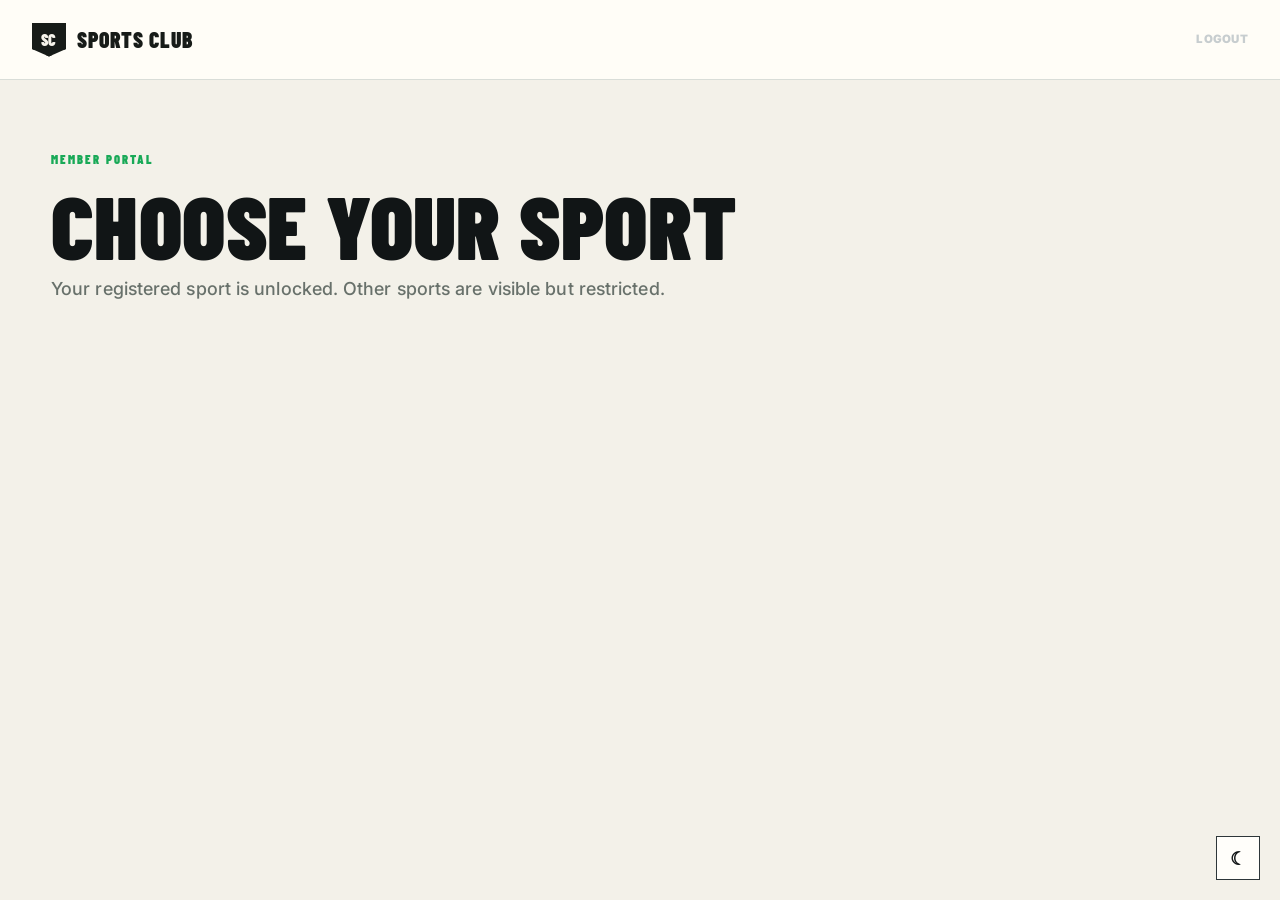
<file: portal.html>
<!DOCTYPE html>
<html lang="en">
<head>
  <meta charset="UTF-8">
  <meta name="viewport" content="width=device-width, initial-scale=1.0">
  <title>Sport Portal</title>
  <!-- Loads an external stylesheet/resource. -->
  <link rel="stylesheet" href="style.css">
</head>
<body>
  <!-- Page structure/content element. -->
  <header class="topbar">
    <!-- Interactive control/link. -->
    <a class="brand" href="portal.html"><span class="brand-mark">SC</span><span class="brand-word">SPORTS CLUB</span></a>
    <!-- Page structure/content element. -->
    <div class="top-actions">
      <span id="welcomeName"></span>
      <!-- Interactive control/link. -->
      <button class="btn small" onclick="logout()">Logout</button>
    </div>
  </header>

  <!-- Page structure/content element. -->
  <main class="container">
    <!-- Page structure/content element. -->
    <section class="page-heading">
      <span class="eyebrow">MEMBER PORTAL</span>
      <!-- Page structure/content element. -->
      <h1>CHOOSE YOUR SPORT</h1>
      <!-- Page structure/content element. -->
      <p class="portal-subtitle">Your registered sport is unlocked. Other sports are visible but restricted.</p>
    </section>

    <!-- Page structure/content element. -->
    <div id="portalSports" class="card-grid"></div>
    <!-- Page structure/content element. -->
    <div id="portalMessage" class="message hidden"></div>
  </main>

  <!-- Loads JavaScript for the page. -->
  <script src="theme.js"></script>
  <!-- Loads JavaScript for the page. -->
  <script src="app.js"></script>
  <!-- Loads JavaScript for the page. -->
  <script>
    document.addEventListener('DOMContentLoaded', initPortal);
  </script>
</body>
</html>
</file>
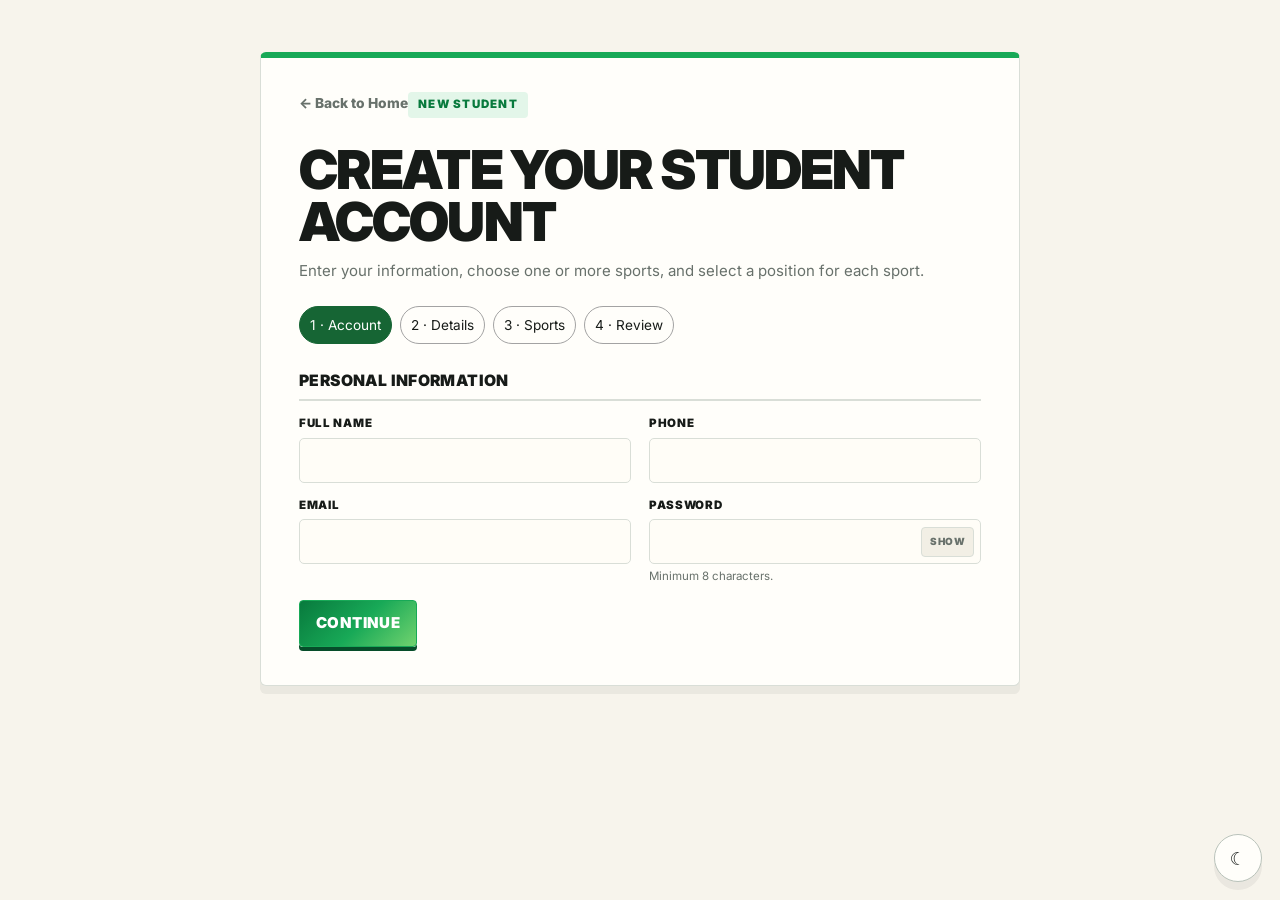
<file: register.html>
<!DOCTYPE html>
<html lang="en">
<head>
  <meta charset="UTF-8">
  <meta name="viewport" content="width=device-width, initial-scale=1.0">
  <title>Student Registration - Sports Club</title>
  <!-- Loads an external stylesheet/resource. -->
  <link rel="stylesheet" href="style.css">
</head>
<body>
  <!-- Page structure/content element. -->
  <main class="auth-page">
    <!-- Page structure/content element. -->
    <section class="auth-card">
      <!-- Interactive control/link. -->
      <a class="back-link" href="login.html">← Back to Sign In</a>
      <span class="badge">NEW STUDENT</span>
      <!-- Page structure/content element. -->
      <h1>Create your student account</h1>
      <!-- Page structure/content element. -->
      <p class="muted">Enter your information and choose the sport and position you want to register for.</p>

      <!-- Defines a form for user input. -->
      <form id="registrationForm" class="form-grid">
        <!-- Page structure/content element. -->
        <h3 class="form-section-title">Personal information</h3>

        <label for="reg_name">Full Name</label>
        <!-- Form control used to collect input. -->
        <input id="reg_name" name="name" type="text" maxlength="100" required autocomplete="name">

        <label for="reg_phone">Phone</label>
        <!-- Form control used to collect input. -->
        <input id="reg_phone" name="phone" type="tel" maxlength="20" required autocomplete="tel">

        <label for="reg_email">Email</label>
        <!-- Form control used to collect input. -->
        <input id="reg_email" name="email" type="email" maxlength="120" required autocomplete="email">

        <label for="reg_password">Password</label>
        <!-- Form control used to collect input. -->
        <input id="reg_password" name="password" type="password" minlength="8" required autocomplete="new-password">
        <small class="muted">Minimum 8 characters.</small>

        <label for="reg_age">Age</label>
        <!-- Form control used to collect input. -->
        <input id="reg_age" name="age" type="number" min="5" max="100" required>

        <label for="reg_blood_group">Blood Group</label>
        <!-- Form control used to collect input. -->
        <select id="reg_blood_group" name="blood_group" required>
          <option value="">Select blood group</option>
          <option>A+</option><option>A-</option>
          <option>B+</option><option>B-</option>
          <option>AB+</option><option>AB-</option>
          <option>O+</option><option>O-</option>
        </select>

        <label for="reg_weight">Weight (kg)</label>
        <!-- Form control used to collect input. -->
        <input id="reg_weight" name="weight_kg" type="number" min="1" max="500" step="0.1">

        <label for="reg_height">Height (cm)</label>
        <!-- Form control used to collect input. -->
        <input id="reg_height" name="height_cm" type="number" min="30" max="300" step="0.1">

        <label for="reg_attributes">Physical Attributes</label>
        <!-- Form control used to collect input. -->
        <textarea id="reg_attributes" name="physical_attributes" rows="3" placeholder="Optional"></textarea>

        <!-- Page structure/content element. -->
        <h3 class="form-section-title">Sport registration</h3>

        <label for="reg_sport">Sport</label>
        <!-- Form control used to collect input. -->
        <select id="reg_sport" name="sport_id" required>
          <option value="">Loading sports...</option>
        </select>

        <label for="reg_position">Position / Role</label>
        <!-- Form control used to collect input. -->
        <select id="reg_position" name="position_id" required disabled>
          <option value="">Choose a sport first</option>
        </select>

        <!-- Page structure/content element. -->
        <div id="sportExtras" class="stack"></div>

        <!-- Interactive control/link. -->
        <button class="btn primary full" type="submit">Create Student Account</button>
        <!-- Page structure/content element. -->
        <div id="registrationMessage" class="message hidden"></div>
      </form>

      <!-- Page structure/content element. -->
      <div id="registrationSuccess" class="demo-box hidden"></div>
    </section>
  </main>

  <!-- Loads JavaScript for the page. -->
  <script src="theme.js"></script>
  <!-- Loads JavaScript for the page. -->
  <script src="app.js"></script>
  <!-- Loads JavaScript for the page. -->
  <script>
    document.addEventListener('DOMContentLoaded', initRegistration);
  </script>
</body>
</html>
</file>
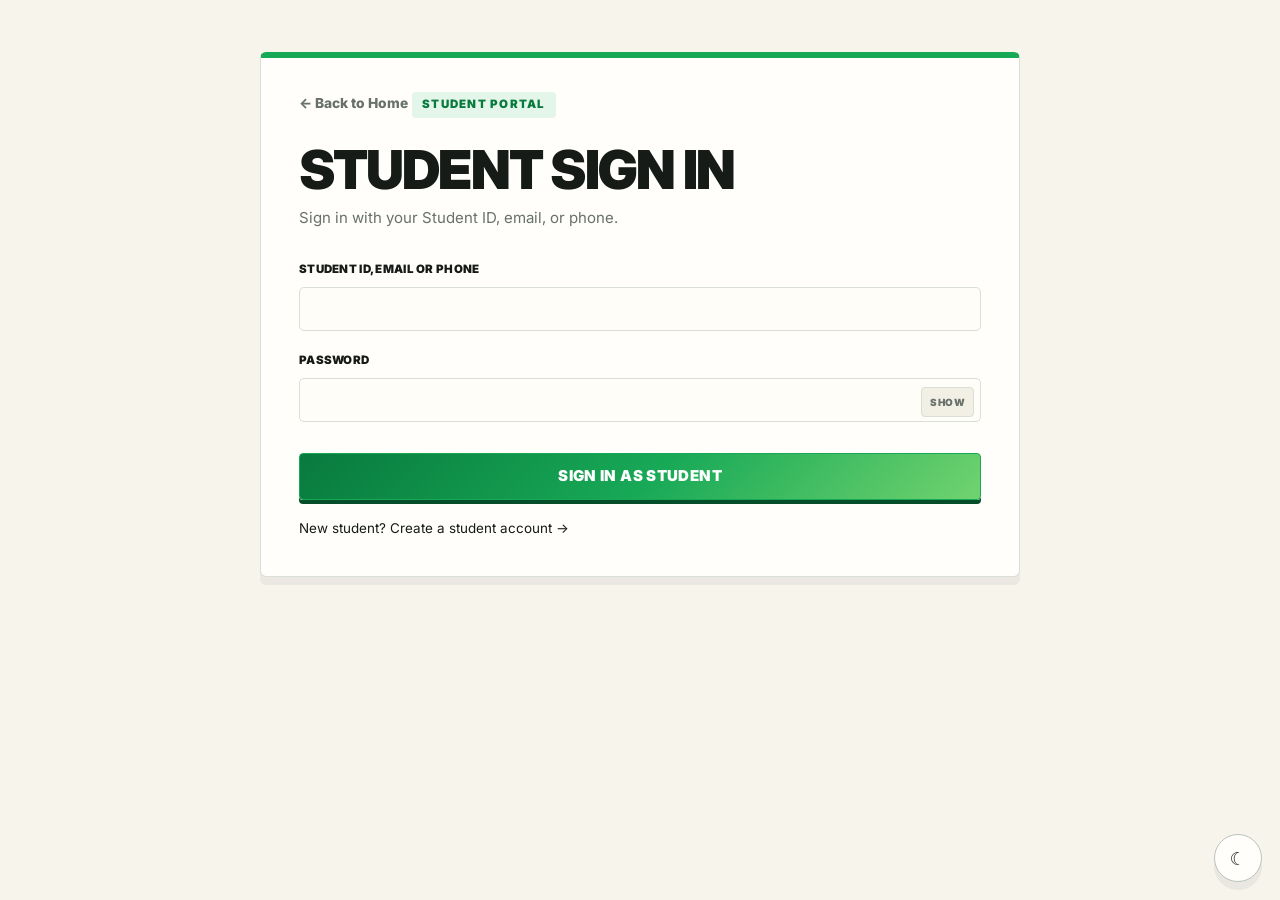
<file: student_login.html>
<!-- Page element explained below. -->
<!DOCTYPE html>
<!-- Page element explained below. -->
<html lang="en">
 <!-- Page element explained below. -->
 <head>
  <meta charset="utf-8"/>
  <meta content="width=device-width,initial-scale=1.0" name="viewport"/>
  <title>
   Student Login - Sports Club
  </title>
  <!-- Page element explained below. -->
  <link href="style.css" rel="stylesheet"/>
 </head>
 <!-- Page element explained below. -->
 <body>
  <!-- Page element explained below. -->
  <main class="auth-page">
   <!-- Page element explained below. -->
   <section class="auth-card">
    <!-- Page element explained below. -->
    <a class="back-link" href="index.html">
     &larr; Back to Home
    </a>
    <span class="badge">
     STUDENT PORTAL
    </span>
    <!-- Page element explained below. -->
    <h1>
     Student Sign In
    </h1>
    <!-- Page element explained below. -->
    <p class="muted">
     Sign in with your Student ID, email, or phone.
    </p>
    <!-- Page element explained below. -->
    <form id="studentLoginForm">
     <label for="student_identifier">
      Student ID, Email or Phone
     </label>
     <!-- Page element explained below. -->
     <input autocomplete="username" id="student_identifier" required="" type="text"/>
     <label for="student_password">
      Password
     </label>
     <!-- Page element explained below. -->
     <input autocomplete="current-password" id="student_password" required="" type="password"/>
     <!-- Page element explained below. -->
     <button class="btn primary full" type="submit">
      Sign In as Student
     </button>
     <!-- Page element explained below. -->
     <div class="message hidden" id="studentLoginMessage">
     </div>
    </form>
    <!-- Page element explained below. -->
    <p class="auth-switch">
     New student?
     <!-- Page element explained below. -->
     <a href="student_register.html">
      Create a student account &rarr;
     </a>
    </p>
   </section>
  </main>
  <!-- Page element explained below. -->
  <script src="theme.js">
  </script>
  <!-- Page element explained below. -->
  <script src="app.js">
  </script>
  <!-- Page element explained below. -->
  <script>
   document.addEventListener('DOMContentLoaded',initStudentLogin);
  </script>
 </body>
</html>
</file>
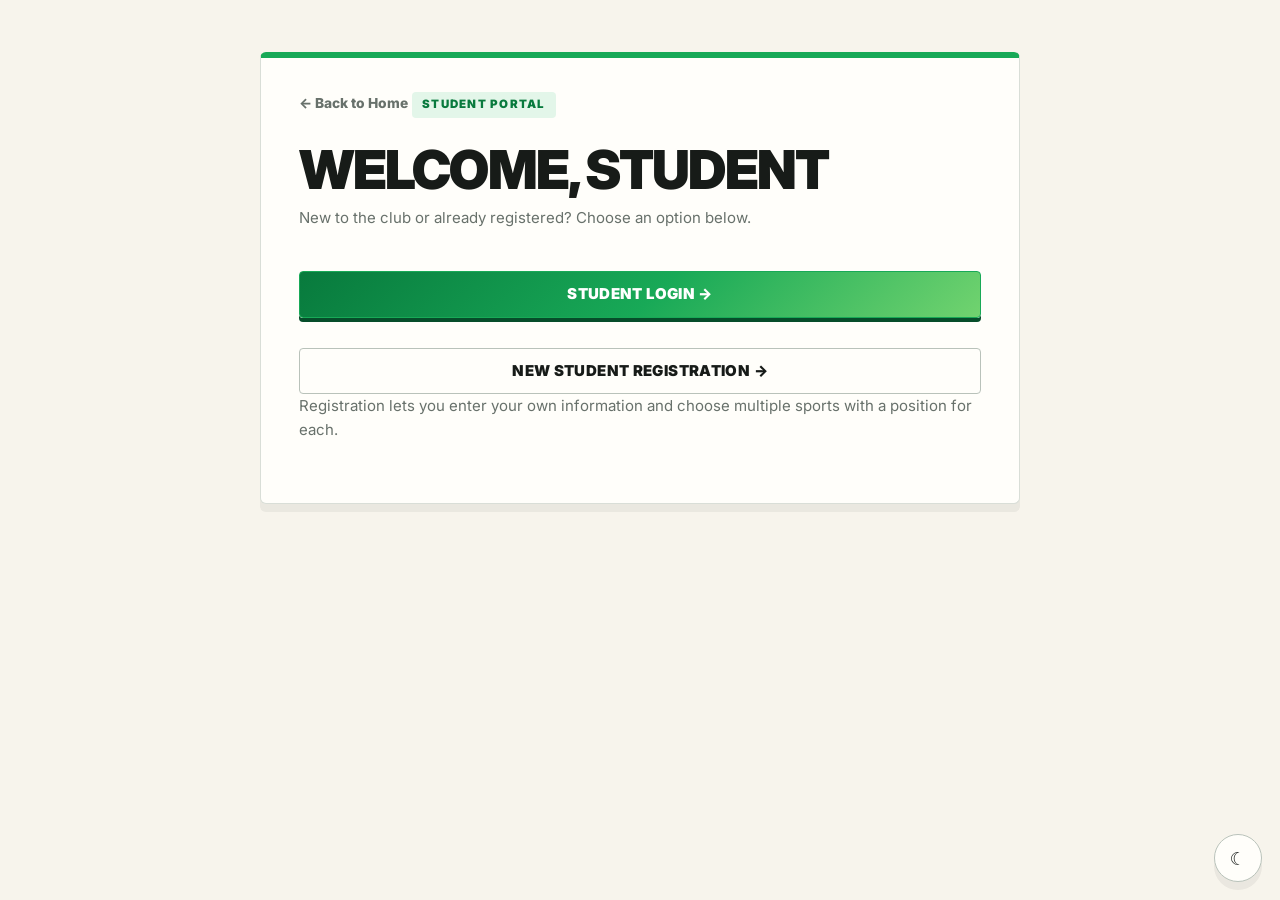
<file: student_portal.html>
<!-- Page element explained below. -->
<!DOCTYPE html>
<!-- Page element explained below. -->
<html lang="en">
 <!-- Page element explained below. -->
 <head>
  <meta charset="utf-8"/>
  <meta content="width=device-width,initial-scale=1.0" name="viewport"/>
  <title>
   Student Portal - Sports Club
  </title>
  <!-- Page element explained below. -->
  <link href="style.css" rel="stylesheet"/>
 </head>
 <!-- Page element explained below. -->
 <body>
  <!-- Page element explained below. -->
  <main class="auth-page">
   <!-- Page element explained below. -->
   <section class="auth-card">
    <!-- Page element explained below. -->
    <a class="back-link" href="index.html">
     &larr; Back to Home
    </a>
    <span class="badge">
     STUDENT PORTAL
    </span>
    <!-- Page element explained below. -->
    <h1>
     Welcome, Student
    </h1>
    <!-- Page element explained below. -->
    <p class="muted">
     New to the club or already registered? Choose an option below.
    </p>
    <!-- Page element explained below. -->
    <div class="stack">
     <!-- Page element explained below. -->
     <a class="btn primary full" href="student_login.html">
      STUDENT LOGIN &rarr;
     </a>
     <!-- Page element explained below. -->
     <a class="btn full" href="student_register.html">
      NEW STUDENT REGISTRATION &rarr;
     </a>
    </div>
    <!-- Page element explained below. -->
    <p class="muted">
     Registration lets you enter your own information and choose multiple sports with a position for each.
    </p>
   </section>
  </main>
  <!-- Page element explained below. -->
  <script src="theme.js">
  </script>
 </body>
</html>
</file>
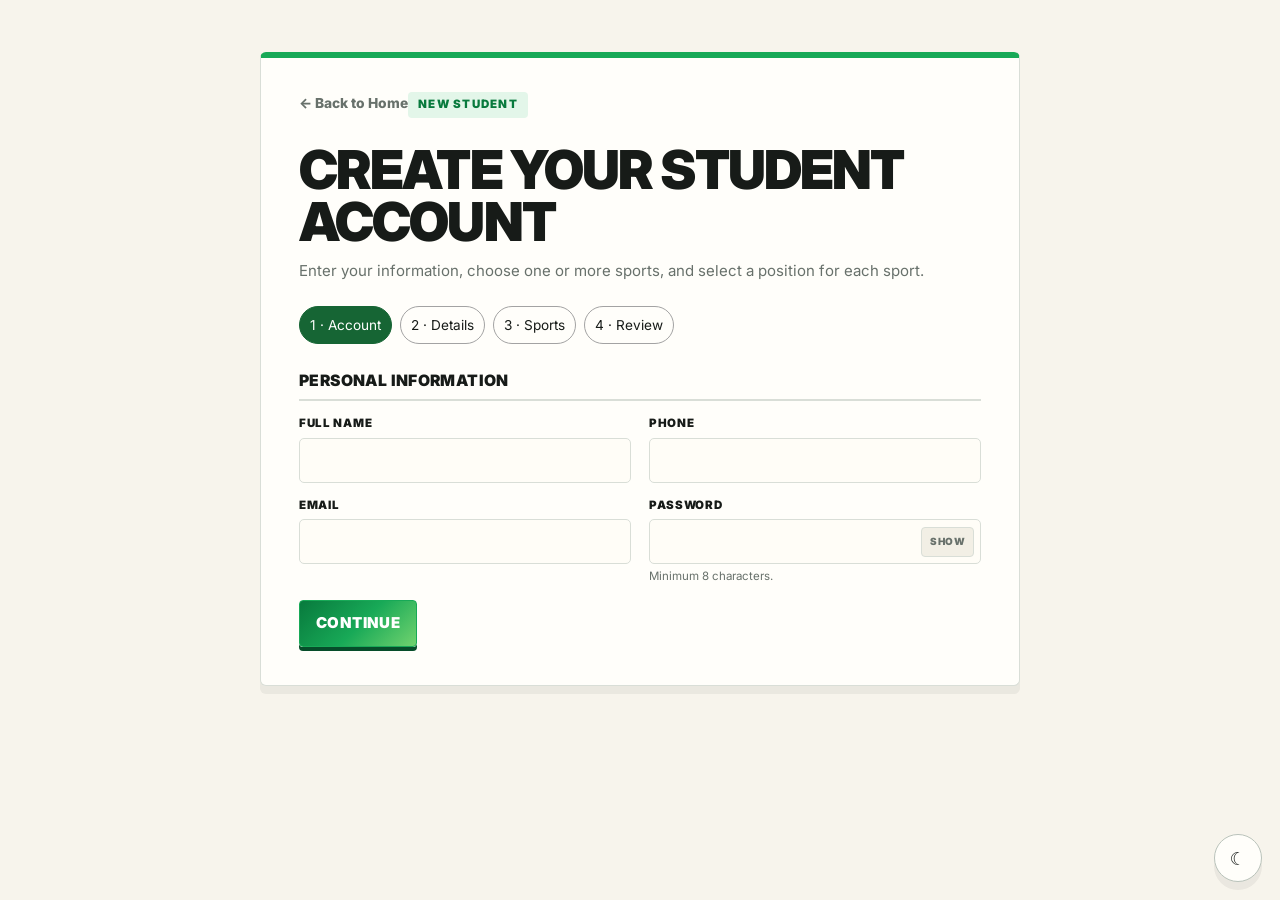
<file: student_register.html>
<!DOCTYPE html><html lang="en"><head><meta charset="UTF-8"><meta name="viewport" content="width=device-width,initial-scale=1.0"><title>New Student Registration - Sports Club</title><link rel="stylesheet" href="style.css"></head><body><main class="auth-page"><section class="auth-card"><a class="back-link" href="index.html">← Back to Home</a><span class="badge">NEW STUDENT</span><h1>Create your student account</h1><p class="muted">Enter your information, choose one or more sports, and select a position for each sport.</p><div class="student-register-progress" aria-label="Registration progress"><span class="active">1 · Account</span><span>2 · Details</span><span>3 · Sports</span><span>4 · Review</span></div><form id="studentRegistrationForm" class="form-grid registration-form" novalidate>
  <!-- Page structure/content element. -->
  <h3 class="form-section-title">Personal information</h3>
  <!-- Page structure/content element. -->
  <div class="field"><label for="sr_name">Full Name</label><input id="sr_name" name="name" type="text" maxlength="100" required autocomplete="name"></div>
  <!-- Page structure/content element. -->
  <div class="field"><label for="sr_phone">Phone</label><input id="sr_phone" name="phone" type="tel" maxlength="20" required autocomplete="tel"></div>
  <!-- Page structure/content element. -->
  <div class="field"><label for="sr_email">Email</label><input id="sr_email" name="email" type="email" maxlength="120" required autocomplete="email"></div>
  <!-- Page structure/content element. -->
  <div class="field"><label for="sr_password">Password</label><input id="sr_password" name="password" type="password" minlength="8" required autocomplete="new-password"><small>Minimum 8 characters.</small></div>
  <!-- Page structure/content element. -->
  <div class="field"><label for="sr_age">Age</label><input id="sr_age" name="age" type="number" min="5" max="100" required></div>
  <!-- Page structure/content element. -->
  <div class="field"><label for="sr_blood">Blood Group</label><select id="sr_blood" name="blood_group" required><option value="">Select</option><option>A+</option><option>A-</option><option>B+</option><option>B-</option><option>AB+</option><option>AB-</option><option>O+</option><option>O-</option></select></div>
  <!-- Page structure/content element. -->
  <div class="field"><label for="sr_weight">Weight (kg)</label><input id="sr_weight" name="weight_kg" type="number" min="1" max="500" step="0.1"></div>
  <!-- Page structure/content element. -->
  <div class="field"><label for="sr_height">Height (cm)</label><input id="sr_height" name="height_cm" type="number" min="30" max="300" step="0.1"></div>
  <!-- Page structure/content element. -->
  <div class="field field-full"><label for="sr_attributes">Physical Attributes <span class="optional">Optional</span></label><textarea id="sr_attributes" name="physical_attributes" rows="4" placeholder="e.g. preferred playing style, strengths, or other useful details"></textarea></div>
  <!-- Page structure/content element. -->
  <h3 class="form-section-title">Sport selection</h3>
  <!-- Page structure/content element. -->
  <div class="form-help"><p class="muted">Select every sport you want. A position selector will appear for each selected sport.</p></div>
  <!-- Page structure/content element. -->
  <div id="studentSportChoices" class="stack field-full"></div>
  <!-- Interactive control/link. -->
  <div id="studentRegistrationReview" class="field-full hidden" aria-live="polite"></div><div class="field-full student-register-actions"><button id="studentRegisterBack" class="btn" type="button" hidden>Back</button><button id="studentRegisterNext" class="btn primary" type="button">Continue</button><button id="studentRegisterSubmit" class="btn primary" type="submit" hidden>Create Student Account</button></div>
  <!-- Page structure/content element. -->
  <div id="studentRegistrationMessage" class="message hidden field-full"></div>
</form></section></main><script src="theme.js"></script><script src="app.js"></script><script src="student-v5.js"></script><script>document.addEventListener('DOMContentLoaded',initStudentRegistration);</script></body></html>
</file>
<file: style.css>
@import url('https://fonts.googleapis.com/css2?family=Barlow+Condensed:wght@400;500;600;700;800;900&family=Inter:wght@500;600;700;800;900&display=swap');
/* =========================================================
   SPORTS CLUB — TEAMSNAP-INSPIRED MODERN THEME
   - Flat / boxy UI
   - Green gradient accents
   - Warm light mode
   - OLED-compatible dark mode
   - Bold uppercase UI typography
   ========================================================= */

* { box-sizing: border-box; }

/* Defines styles for :root. */
:root {
  /* Sets the color-scheme property. */
  color-scheme: light;
  /* Sets the --bg property. */
  --bg: #f7f4ec;
  --bg-soft: #fffdf7;
  --card: #fffefa;
  --card-2: #f2efe5;
  --text: #171b18;
  --muted: #68716b;
  --border: #d9ded7;
  --border-strong: #b9c2ba;

  /* Sets the --green property. */
  --green: #18a957;
  --green-dark: #087a3d;
  --green-deep: #064d2a;
  --green-soft: #e3f6e9;
  --green-gradient: linear-gradient(135deg, #087a3d 0%, #18a957 52%, #71d36f 100%);

  /* Sets the --orange property. */
  --orange: #f56b15;
  --danger: #d83c4d;
  --warning: #a56a00;
  --success: #087a3d;

  /* Sets the --shadow property. */
  --shadow: 0 8px 0 rgba(23, 27, 24, .055);
  --radius: 6px;
  --radius-sm: 4px;
  --focus: 0 0 0 3px rgba(24, 169, 87, .22);
}

/* Defines styles for html[data-theme="dark"]. */
html[data-theme="dark"] {
  /* Sets the color-scheme property. */
  color-scheme: dark;
  /* Sets the --bg property. */
  --bg: #000000;
  --bg-soft: #050705;
  --card: #080b09;
  --card-2: #0d120f;
  --text: #f4f8f4;
  --muted: #a0aaa3;
  --border: #1d2720;
  --border-strong: #2b392f;

  /* Sets the --green property. */
  --green: #36d878;
  --green-dark: #20b862;
  --green-deep: #0b6d38;
  --green-soft: #0c2417;
  --green-gradient: linear-gradient(135deg, #075b30 0%, #0e9a4b 52%, #36d878 100%);

  /* Sets the --orange property. */
  --orange: #ff8a3d;
  --danger: #ff6675;
  --warning: #e2a82c;
  --success: #36d878;

  /* Sets the --shadow property. */
  --shadow: none;
}

html { scroll-behavior: smooth; }

/* Defines styles for body. */
body {
  /* Sets the margin property. */
  margin: 0;
  /* Sets the font-family property. */
  font-family: "Open Sans", Inter, ui-sans-serif, system-ui, -apple-system, BlinkMacSystemFont, "Segoe UI", Arial, sans-serif;
  /* Sets the background property. */
  background: var(--bg);
  /* Sets the color property. */
  color: var(--text);
  /* Sets the line-height property. */
  line-height: 1.5;
  /* Sets the transition property. */
  transition: background .2s ease, color .2s ease;
}

body, button, input, select, textarea { font-size: 15px; }

a { color: inherit; text-decoration: none; }

button, input, select, textarea { font: inherit; }

/* Defines styles for ::selection. */
::selection {
  /* Sets the background property. */
  background: var(--green);
  /* Sets the color property. */
  color: #fff;
}

/* Typography — bold, direct, sports-brand feel */
h1, h2, h3, h4, .brand, .btn, .badge, th, label, .tag, .theme-toggle {
  /* Sets the font-weight property. */
  font-weight: 900;
  /* Sets the letter-spacing property. */
  letter-spacing: .025em;
}

/* Defines styles for h1, h2, h3, h4, .badge, .brand, .btn, th, label, .tag, .top-actions, .theme-toggle. */
h1, h2, h3, h4, .badge, .brand, .btn, th, label, .tag, .top-actions, .theme-toggle {
  /* Sets the text-transform property. */
  text-transform: uppercase;
}

/* Defines styles for h1. */
h1 {
  /* Sets the margin property. */
  margin: 10px 0 12px;
  /* Sets the font-size property. */
  font-size: clamp(2rem, 5vw, 3.65rem);
  /* Sets the line-height property. */
  line-height: .98;
  /* Sets the letter-spacing property. */
  letter-spacing: -.035em;
}

h2 { margin: 0; font-size: 1.15rem; }
h3 { margin: 0 0 12px; }
p { line-height: 1.65; }
.muted { color: var(--muted); }

/* Landing */
.landing-page {
  /* Sets the min-height property. */
  min-height: 100vh;
  background:
    radial-gradient(circle at 15% 10%, rgba(113,211,111,.18), transparent 30%),
    radial-gradient(circle at 90% 90%, rgba(24,169,87,.12), transparent 32%),
    var(--bg);
}

/* Defines styles for .hero, .auth-page. */
.hero, .auth-page {
  /* Sets the min-height property. */
  min-height: 100vh;
  /* Sets the display property. */
  display: grid;
  /* Sets the place-items property. */
  place-items: center;
  /* Sets the padding property. */
  padding: 24px;
}

/* Defines styles for .hero-card, .auth-card. */
.hero-card, .auth-card {
  /* Sets the width property. */
  width: min(680px, 100%);
  /* Sets the background property. */
  background: var(--card);
  /* Sets the border property. */
  border: 1px solid var(--border);
  /* Sets the border-top property. */
  border-top: 6px solid var(--green);
  /* Sets the border-radius property. */
  border-radius: var(--radius);
  /* Sets the box-shadow property. */
  box-shadow: var(--shadow);
  /* Sets the padding property. */
  padding: 48px;
  /* Sets the text-align property. */
  text-align: center;
}

.auth-card { max-width: 500px; text-align: left; }

.hero-card h1 { max-width: 620px; margin-inline: auto; }
.hero-card .btn { margin-top: 12px; }

/* Defines styles for .badge. */
.badge {
  /* Sets the display property. */
  display: inline-flex;
  /* Sets the align-items property. */
  align-items: center;
  /* Sets the gap property. */
  gap: 6px;
  /* Sets the width property. */
  width: fit-content;
  /* Sets the padding property. */
  padding: 7px 10px;
  /* Sets the border-radius property. */
  border-radius: var(--radius-sm);
  /* Sets the background property. */
  background: var(--green-soft);
  /* Sets the color property. */
  color: var(--green-dark);
  /* Sets the font-size property. */
  font-size: .72rem;
  /* Sets the line-height property. */
  line-height: 1;
  /* Sets the letter-spacing property. */
  letter-spacing: .11em;
}

/* Defines styles for html[data-theme="dark"] .badge. */
html[data-theme="dark"] .badge {
  /* Sets the color property. */
  color: var(--green);
}

/* Buttons */
.btn {
  /* Sets the border property. */
  border: 1px solid var(--border-strong);
  /* Sets the background property. */
  background: var(--card);
  /* Sets the color property. */
  color: var(--text);
  /* Sets the border-radius property. */
  border-radius: var(--radius-sm);
  /* Sets the padding property. */
  padding: 11px 16px;
  /* Sets the cursor property. */
  cursor: pointer;
  /* Sets the display property. */
  display: inline-flex;
  /* Sets the justify-content property. */
  justify-content: center;
  /* Sets the align-items property. */
  align-items: center;
  /* Sets the gap property. */
  gap: 15px;
  /* Sets the transition property. */
  transition: transform .12s ease, background .15s ease, border-color .15s ease;
}

.btn:hover { transform: translateY(-1px); border-color: var(--green); }
.btn:active { transform: translateY(0); }
/* Defines styles for .btn:focus-visible, input:focus-visible, select:focus-visible, textarea:focus-visible. */
.btn:focus-visible, input:focus-visible, select:focus-visible, textarea:focus-visible {
  /* Sets the outline property. */
  outline: none;
  /* Sets the box-shadow property. */
  box-shadow: var(--focus);
  /* Sets the border-color property. */
  border-color: var(--green);
}

/* Defines styles for .btn.primary. */
.btn.primary {
  /* Sets the color property. */
  color: #fff;
  /* Sets the background property. */
  background: var(--green-gradient);
  /* Sets the border-color property. */
  border-color: var(--green);
  /* Sets the box-shadow property. */
  box-shadow: 0 4px 0 var(--green-deep);
}

.btn.primary:hover { filter: brightness(1.04); }
.btn.primary:active { box-shadow: 0 2px 0 var(--green-deep); transform: translateY(2px); }

.btn.small { padding: 7px 10px; font-size: .72rem; }
.btn.full { width: 100%; margin-top: 18px; }

/* Defines styles for .btn:disabled. */
.btn:disabled {
  /* Sets the opacity property. */
  opacity: .5;
  /* Sets the cursor property. */
  cursor: not-allowed;
  /* Sets the transform property. */
  transform: none;
  /* Sets the box-shadow property. */
  box-shadow: none;
}

/* Defines styles for .back-link. */
.back-link {
  /* Sets the color property. */
  color: var(--muted);
  /* Sets the display property. */
  display: inline-block;
  /* Sets the margin-bottom property. */
  margin-bottom: 20px;
  /* Sets the font-weight property. */
  font-weight: 800;
}

/* Forms */
label { display: block; margin: 16px 0 7px; font-size: .78rem; }

/* Defines styles for input, select, textarea. */
input, select, textarea {
  /* Sets the width property. */
  width: 100%;
  /* Sets the border property. */
  border: 1px solid var(--border);
  /* Sets the border-radius property. */
  border-radius: var(--radius-sm);
  /* Sets the padding property. */
  padding: 11px 12px;
  /* Sets the background property. */
  background: var(--bg-soft);
  /* Sets the color property. */
  color: var(--text);
  /* Sets the font property. */
  font: inherit;
  /* Sets the transition property. */
  transition: border-color .15s ease, background .15s ease;
}

input::placeholder, textarea::placeholder { color: var(--muted); opacity: .8; }

textarea { min-height: 150px; resize: vertical; }

/* Defines styles for .form-grid. */
.form-grid {
  /* Sets the display property. */
  display: grid;
  /* Sets the grid-template-columns property. */
  grid-template-columns: repeat(3, 1fr);
  /* Sets the gap property. */
  gap: 10px;
  /* Sets the margin-bottom property. */
  margin-bottom: 18px;
}

.form-grid label,
.form-grid textarea,
.form-grid .form-actions,
.form-grid .form-section-title,
.form-grid small,
.form-grid .message { grid-column: 1 / -1; }

/* Defines styles for .form-section-title. */
.form-section-title {
  /* Sets the padding-top property. */
  padding-top: 10px;
  /* Sets the margin property. */
  margin: 8px 0 0;
  /* Sets the border-bottom property. */
  border-bottom: 2px solid var(--border);
  /* Sets the padding-bottom property. */
  padding-bottom: 8px;
}

.form-actions { display: flex; gap: 8px; align-items: center; }

/* Defines styles for .inline-form. */
.inline-form {
  /* Sets the display property. */
  display: flex;
  /* Sets the flex-wrap property. */
  flex-wrap: wrap;
  /* Sets the gap property. */
  gap: 9px;
  /* Sets the margin-bottom property. */
  margin-bottom: 16px;
}

.inline-form > * { flex: 1 1 150px; }

/* Defines styles for .demo-box. */
.demo-box {
  /* Sets the margin-top property. */
  margin-top: 20px;
  /* Sets the padding property. */
  padding: 14px;
  /* Sets the border-radius property. */
  border-radius: var(--radius-sm);
  /* Sets the background property. */
  background: var(--card-2);
  /* Sets the border property. */
  border: 1px dashed var(--border-strong);
}

.demo-box small { display: block; color: var(--muted); margin-top: 5px; }

/* Navigation */
.topbar {
  /* Sets the position property. */
  position: sticky;
  /* Sets the top property. */
  top: 0;
  /* Sets the z-index property. */
  z-index: 10;
  /* Sets the background property. */
  background: color-mix(in srgb, var(--card) 94%, transparent);
  /* Sets the backdrop-filter property. */
  backdrop-filter: blur(12px);
  /* Sets the border-bottom property. */
  border-bottom: 1px solid var(--border);
  /* Sets the padding property. */
  padding: 13px max(20px, calc((100% - 1200px) / 2));
  /* Sets the display property. */
  display: flex;
  /* Sets the align-items property. */
  align-items: center;
  /* Sets the justify-content property. */
  justify-content: space-between;
  /* Sets the gap property. */
  gap: 15px;
}

/* Defines styles for .brand. */
.brand {
  /* Sets the font-size property. */
  font-size: 1.08rem;
  /* Sets the letter-spacing property. */
  letter-spacing: -.01em;
}

/* Defines styles for .brand::before. */
.brand::before {
  /* Sets the content property. */
  content: "●";
  /* Sets the color property. */
  color: var(--green);
  /* Sets the margin-right property. */
  margin-right: 8px;
}

.top-actions { display: flex; align-items: center; gap: 12px; font-size: .76rem; }

/* Theme switch */
.theme-toggle {
  /* Sets the position property. */
  position: fixed;
  /* Sets the right property. */
  right: 18px;
  /* Sets the bottom property. */
  bottom: 18px;
  /* Sets the z-index property. */
  z-index: 50;
  /* Sets the width property. */
  width: 48px;
  /* Sets the height property. */
  height: 48px;
  /* Sets the border property. */
  border: 1px solid var(--border-strong);
  /* Sets the border-radius property. */
  border-radius: 50%;
  /* Sets the background property. */
  background: var(--card);
  /* Sets the color property. */
  color: var(--text);
  /* Sets the box-shadow property. */
  box-shadow: var(--shadow);
  /* Sets the cursor property. */
  cursor: pointer;
  /* Sets the display property. */
  display: grid;
  /* Sets the place-items property. */
  place-items: center;
  /* Sets the font-size property. */
  font-size: 18px;
}

.theme-toggle:hover { border-color: var(--green); transform: translateY(-2px); }

/* Layout */
.container {
  /* Sets the width property. */
  width: min(1200px, calc(100% - 32px));
  /* Sets the margin property. */
  margin: 0 auto;
  /* Sets the padding property. */
  padding: 36px 0 80px;
}

.page-heading { margin-bottom: 25px; }
.page-heading .badge { margin-bottom: 7px; }
.page-heading h1 { margin-top: 4px; }

/* Defines styles for .card-grid, .dashboard-grid, .stat-grid. */
.card-grid, .dashboard-grid, .stat-grid {
  /* Sets the display property. */
  display: grid;
  /* Sets the gap property. */
  gap: 18px;
}

.card-grid { grid-template-columns: repeat(3, 1fr); }
.dashboard-grid { grid-template-columns: 1.2fr .8fr; }
.stat-grid { grid-template-columns: repeat(4, 1fr); margin-bottom: 18px; }

/* Flat cards / panels */
.panel, .sport-card, .stat-card {
  /* Sets the background property. */
  background: var(--card);
  /* Sets the border property. */
  border: 1px solid var(--border);
  /* Sets the border-radius property. */
  border-radius: var(--radius);
  /* Sets the box-shadow property. */
  box-shadow: var(--shadow);
}

/* Defines styles for .panel. */
.panel {
  /* Sets the padding property. */
  padding: 22px;
  /* Sets the margin-bottom property. */
  margin-bottom: 18px;
  /* Sets the border-left property. */
  border-left: 4px solid transparent;
}

.panel:hover { border-left-color: var(--green); }

/* Defines styles for .sport-card. */
.sport-card {
  /* Sets the padding property. */
  padding: 24px;
  /* Sets the min-height property. */
  min-height: 190px;
  /* Sets the display property. */
  display: flex;
  /* Sets the flex-direction property. */
  flex-direction: column;
  /* Sets the justify-content property. */
  justify-content: space-between;
  /* Sets the position property. */
  position: relative;
  /* Sets the overflow property. */
  overflow: hidden;
}

/* Defines styles for .sport-card::before. */
.sport-card::before {
  /* Sets the content property. */
  content: "";
  /* Sets the position property. */
  position: absolute;
  /* Sets the inset property. */
  inset: 0 0 auto;
  /* Sets the height property. */
  height: 4px;
  /* Sets the background property. */
  background: var(--green-gradient);
}

.sport-card.locked { opacity: .55; }

/* Defines styles for .sport-card h2. */
.sport-card h2 {
  /* Sets the font-size property. */
  font-size: 1.45rem;
  /* Sets the margin-top property. */
  margin-top: 12px;
  /* Sets the letter-spacing property. */
  letter-spacing: -.02em;
}

/* Defines styles for .stat-card. */
.stat-card {
  /* Sets the padding property. */
  padding: 18px;
  /* Sets the border-top property. */
  border-top: 4px solid var(--green);
}

.stat-card span { color: var(--muted); font-size: .72rem; font-weight: 800; text-transform: uppercase; }
.stat-card strong { display: block; font-size: 2rem; margin-top: 6px; }

/* Defines styles for .panel-title. */
.panel-title {
  /* Sets the display property. */
  display: flex;
  /* Sets the justify-content property. */
  justify-content: space-between;
  /* Sets the align-items property. */
  align-items: center;
  /* Sets the gap property. */
  gap: 12px;
  /* Sets the margin-bottom property. */
  margin-bottom: 17px;
}

/* Defines styles for .info-grid. */
.info-grid {
  /* Sets the display property. */
  display: grid;
  /* Sets the grid-template-columns property. */
  grid-template-columns: repeat(2, 1fr);
  /* Sets the gap property. */
  gap: 10px;
}

/* Defines styles for .info-item. */
.info-item {
  /* Sets the padding property. */
  padding: 12px;
  /* Sets the border property. */
  border: 1px solid var(--border);
  /* Sets the border-radius property. */
  border-radius: var(--radius-sm);
  /* Sets the background property. */
  background: var(--card-2);
}

.info-item small { color: var(--muted); display: block; margin-bottom: 4px; text-transform: uppercase; font-size: .68rem; font-weight: 800; }
.info-item strong { word-break: break-word; }

.stack, .cards-list { display: grid; gap: 12px; }

/* Defines styles for .mini-card. */
.mini-card {
  /* Sets the border property. */
  border: 1px solid var(--border);
  /* Sets the border-radius property. */
  border-radius: var(--radius-sm);
  /* Sets the padding property. */
  padding: 14px;
  /* Sets the background property. */
  background: var(--bg-soft);
}

/* Defines styles for .tag. */
.tag {
  /* Sets the display property. */
  display: inline-block;
  /* Sets the padding property. */
  padding: 5px 9px;
  /* Sets the border-radius property. */
  border-radius: var(--radius-sm);
  /* Sets the font-size property. */
  font-size: .68rem;
  /* Sets the font-weight property. */
  font-weight: 900;
  /* Sets the letter-spacing property. */
  letter-spacing: .04em;
  /* Sets the background property. */
  background: var(--card-2);
  /* Sets the margin property. */
  margin: 3px 4px 3px 0;
}

.tag.success { background: var(--green-soft); color: var(--success); }
.tag.danger { background: rgba(216,60,77,.12); color: var(--danger); }
.tag.warning { background: rgba(165,106,0,.13); color: var(--warning); }

/* Tables */
.table-wrap {
  /* Sets the overflow-x property. */
  overflow-x: auto;
  /* Sets the border property. */
  border: 1px solid var(--border);
  /* Sets the border-radius property. */
  border-radius: var(--radius-sm);
}

table { width: 100%; border-collapse: collapse; min-width: 650px; }
th, td { padding: 11px; border-bottom: 1px solid var(--border); text-align: left; vertical-align: top; }
/* Defines styles for th. */
th {
  /* Sets the background property. */
  background: var(--card-2);
  /* Sets the font-size property. */
  font-size: .72rem;
  /* Sets the letter-spacing property. */
  letter-spacing: .07em;
  /* Sets the white-space property. */
  white-space: nowrap;
}
tr:last-child td { border-bottom: 0; }
tbody tr:hover { background: var(--green-soft); }

/* Messages */
.message {
  /* Sets the padding property. */
  padding: 12px 14px;
  /* Sets the border-radius property. */
  border-radius: var(--radius-sm);
  /* Sets the margin property. */
  margin: 12px 0;
  /* Sets the background property. */
  background: var(--green-soft);
  /* Sets the border property. */
  border: 1px solid rgba(24,169,87,.25);
}

.message.error { background: rgba(216,60,77,.10); border-color: rgba(216,60,77,.28); color: var(--danger); }
.message.success { background: var(--green-soft); border-color: rgba(24,169,87,.28); color: var(--success); }
.hidden { display: none !important; }

.json-box { margin-bottom: 10px; font-family: Consolas, "SFMono-Regular", monospace; }

/* Respect reduced motion */
@media (prefers-reduced-motion: reduce) {
  *, *::before, *::after {
    /* Sets the scroll-behavior property. */
    scroll-behavior: auto !important;
    /* Sets the transition property. */
    transition: none !important;
  }
}

@media (max-width: 850px) {
  .card-grid, .dashboard-grid, .stat-grid, .form-grid { grid-template-columns: 1fr 1fr; }
}

@media (max-width: 580px) {
  .hero-card, .auth-card { padding: 28px 20px; }
  .card-grid, .dashboard-grid, .stat-grid, .form-grid, .info-grid { grid-template-columns: 1fr; }
  .topbar { padding: 12px 16px; }
  .top-actions span { display: none; }
  .container { width: min(100% - 22px, 1200px); padding-top: 24px; }
  .theme-toggle { right: 12px; bottom: 12px; }
}


/* =========================================================
   PORTAL VISUAL SYSTEM — bold athletic display treatment
   ========================================================= */

/* Defines styles for body:has(.portal-subtitle). */
body:has(.portal-subtitle) {
  /* Sets the background property. */
  background: #070a0b;
  /* Sets the font-family property. */
  font-family: Inter, "Segoe UI", Arial, sans-serif;
}

/* Defines styles for html[data-theme="light"] body:has(.portal-subtitle). */
html[data-theme="light"] body:has(.portal-subtitle) {
  /* Sets the background property. */
  background: #f3f1e9;
}

/* Defines styles for body:has(.portal-subtitle) .topbar. */
body:has(.portal-subtitle) .topbar {
  /* Sets the min-height property. */
  min-height: 80px;
  /* Sets the padding property. */
  padding: 0 max(32px, calc((100% - 1530px) / 2));
  /* Sets the background property. */
  background: #090c0d;
  /* Sets the border-bottom property. */
  border-bottom: 1px solid #242a2d;
  /* Sets the backdrop-filter property. */
  backdrop-filter: none;
}

/* Defines styles for html[data-theme="light"] body:has(.portal-subtitle) .topbar. */
html[data-theme="light"] body:has(.portal-subtitle) .topbar {
  /* Sets the background property. */
  background: #fffdf7;
  /* Sets the border-bottom-color property. */
  border-bottom-color: #d9ddd8;
}

/* Defines styles for body:has(.portal-subtitle) .brand. */
body:has(.portal-subtitle) .brand {
  /* Sets the display property. */
  display: inline-flex;
  /* Sets the align-items property. */
  align-items: center;
  /* Sets the gap property. */
  gap: 11px;
  /* Sets the font-family property. */
  font-family: "Barlow Condensed", Impact, "Arial Narrow", sans-serif;
  /* Sets the font-size property. */
  font-size: 1.35rem;
  /* Sets the letter-spacing property. */
  letter-spacing: .015em;
}

body:has(.portal-subtitle) .brand::before { display: none; }

/* Defines styles for .brand-mark. */
.brand-mark {
  /* Sets the width property. */
  width: 40px;
  /* Sets the height property. */
  height: 40px;
  /* Sets the display property. */
  display: grid;
  /* Sets the place-items property. */
  place-items: center;
  /* Sets the background property. */
  background: #f5f5f2;
  /* Sets the color property. */
  color: #101415;
  /* Sets the font-family property. */
  font-family: "Barlow Condensed", Impact, sans-serif;
  /* Sets the font-size property. */
  font-size: 1rem;
  /* Sets the font-weight property. */
  font-weight: 900;
  /* Sets the clip-path property. */
  clip-path: polygon(0 0, 100% 0, 100% 78%, 50% 100%, 0 78%);
}

.brand-word { font-weight: 900; }

/* Defines styles for body:has(.portal-subtitle) .top-actions. */
body:has(.portal-subtitle) .top-actions {
  /* Sets the text-transform property. */
  text-transform: none;
  /* Sets the font-family property. */
  font-family: Inter, sans-serif;
  /* Sets the font-weight property. */
  font-weight: 700;
  /* Sets the color property. */
  color: #aab2b5;
  /* Sets the letter-spacing property. */
  letter-spacing: 0;
}

/* Defines styles for body:has(.portal-subtitle) .top-actions .btn. */
body:has(.portal-subtitle) .top-actions .btn {
  /* Sets the background property. */
  background: transparent;
  /* Sets the border property. */
  border: 0;
  /* Sets the color property. */
  color: #c7cdcf;
  /* Sets the padding property. */
  padding: 7px 0;
  /* Sets the box-shadow property. */
  box-shadow: none;
}

/* Defines styles for body:has(.portal-subtitle) .container. */
body:has(.portal-subtitle) .container {
  /* Sets the width property. */
  width: min(1530px, calc(100% - 48px));
  /* Sets the padding property. */
  padding: 68px 0 80px;
}

/* Defines styles for body:has(.portal-subtitle) .page-heading. */
body:has(.portal-subtitle) .page-heading {
  /* Sets the margin-bottom property. */
  margin-bottom: 56px;
  /* Sets the padding-left property. */
  padding-left: 1px;
}

/* Defines styles for .eyebrow. */
.eyebrow {
  /* Sets the display property. */
  display: inline-block;
  /* Sets the color property. */
  color: #98a3a7;
  /* Sets the font-family property. */
  font-family: "Barlow Condensed", Impact, sans-serif;
  /* Sets the font-size property. */
  font-size: .88rem;
  /* Sets the font-weight property. */
  font-weight: 800;
  /* Sets the letter-spacing property. */
  letter-spacing: .16em;
  /* Sets the text-transform property. */
  text-transform: uppercase;
}

/* Defines styles for body:has(.portal-subtitle) .page-heading h1. */
body:has(.portal-subtitle) .page-heading h1 {
  /* Sets the margin property. */
  margin: 17px 0 13px;
  /* Sets the color property. */
  color: #f4f5f4;
  /* Sets the font-family property. */
  font-family: "Barlow Condensed", Impact, "Arial Narrow", sans-serif;
  /* Sets the font-size property. */
  font-size: clamp(4.2rem, 7vw, 6.9rem);
  /* Sets the font-weight property. */
  font-weight: 900;
  /* Sets the line-height property. */
  line-height: .82;
  /* Sets the letter-spacing property. */
  letter-spacing: .005em;
  /* Sets the text-transform property. */
  text-transform: uppercase;
}

html[data-theme="light"] body:has(.portal-subtitle) .page-heading h1 { color: #111516; }

/* Defines styles for .portal-subtitle. */
.portal-subtitle {
  /* Sets the margin property. */
  margin: 0;
  /* Sets the color property. */
  color: #929da1;
  /* Sets the font-size property. */
  font-size: clamp(1rem, 1.4vw, 1.25rem);
  /* Sets the font-weight property. */
  font-weight: 500;
  /* Sets the letter-spacing property. */
  letter-spacing: .005em;
}

html[data-theme="light"] .portal-subtitle { color: #68716b; }

/* Defines styles for body:has(.portal-subtitle) .card-grid. */
body:has(.portal-subtitle) .card-grid {
  /* Sets the grid-template-columns property. */
  grid-template-columns: repeat(3, minmax(0, 1fr));
  /* Sets the gap property. */
  gap: 22px;
}

/* Defines styles for body:has(.portal-subtitle) .sport-card. */
body:has(.portal-subtitle) .sport-card {
  /* Sets the min-height property. */
  min-height: 432px;
  /* Sets the padding property. */
  padding: 50px 32px 29px;
  /* Sets the background property. */
  background: #101416;
  /* Sets the border property. */
  border: 1px solid #252c2f;
  /* Sets the border-radius property. */
  border-radius: 0;
  /* Sets the box-shadow property. */
  box-shadow: none;
  /* Sets the justify-content property. */
  justify-content: flex-start;
  /* Sets the overflow property. */
  overflow: hidden;
  /* Sets the transition property. */
  transition: transform .16s ease, border-color .16s ease, background .16s ease;
}

/* Defines styles for html[data-theme="light"] body:has(.portal-subtitle) .sport-card. */
html[data-theme="light"] body:has(.portal-subtitle) .sport-card {
  /* Sets the background property. */
  background: #fffefa;
  /* Sets the border-color property. */
  border-color: #d8ddd8;
}

/* Defines styles for body:has(.portal-subtitle) .sport-card::before. */
body:has(.portal-subtitle) .sport-card::before {
  /* Sets the inset property. */
  inset: 0 auto 0 0;
  /* Sets the width property. */
  width: 5px;
  /* Sets the height property. */
  height: auto;
  /* Sets the background property. */
  background: #37d37c;
}

body:has(.portal-subtitle) .sport-card[data-sport="volleyball"]::before { background: #a77d25; }
body:has(.portal-subtitle) .sport-card[data-sport="cricket"]::before { background: #2e70a5; }

/* Defines styles for body:has(.portal-subtitle) .sport-card:hover. */
body:has(.portal-subtitle) .sport-card:hover {
  /* Sets the transform property. */
  transform: translateY(-3px);
  /* Sets the border-color property. */
  border-color: #384145;
}

body:has(.portal-subtitle) .sport-card.locked { opacity: .92; }

/* Defines styles for .sport-visual. */
.sport-visual {
  /* Sets the height property. */
  height: 105px;
  /* Sets the display property. */
  display: flex;
  /* Sets the align-items property. */
  align-items: center;
  /* Sets the font-size property. */
  font-size: 4.2rem;
  /* Sets the line-height property. */
  line-height: 1;
  /* Sets the filter property. */
  filter: saturate(1.15);
  /* Sets the transform-origin property. */
  transform-origin: left center;
  /* Sets the margin-bottom property. */
  margin-bottom: 28px;
}

.sport-card.locked .sport-visual { filter: grayscale(.45) saturate(.7); opacity: .48; }

/* Defines styles for .sport-lock. */
.sport-lock {
  /* Sets the position property. */
  position: absolute;
  /* Sets the top property. */
  top: 35px;
  /* Sets the right property. */
  right: 29px;
  /* Sets the font-size property. */
  font-size: 1.15rem;
  /* Sets the opacity property. */
  opacity: .72;
}

/* Defines styles for .registered-chip. */
.registered-chip {
  /* Sets the display property. */
  display: inline-flex;
  /* Sets the width property. */
  width: fit-content;
  /* Sets the padding property. */
  padding: 9px 11px;
  /* Sets the background property. */
  background: #45d77e;
  /* Sets the color property. */
  color: #06100a;
  /* Sets the font-family property. */
  font-family: Inter, sans-serif;
  /* Sets the font-size property. */
  font-size: .7rem;
  /* Sets the font-weight property. */
  font-weight: 900;
  /* Sets the letter-spacing property. */
  letter-spacing: .02em;
  /* Sets the text-transform property. */
  text-transform: uppercase;
}

.sport-copy { margin-top: 27px; }

/* Defines styles for body:has(.portal-subtitle) .sport-card h2. */
body:has(.portal-subtitle) .sport-card h2 {
  /* Sets the margin property. */
  margin: 0;
  /* Sets the color property. */
  color: #f1f3f2;
  /* Sets the font-family property. */
  font-family: "Barlow Condensed", Impact, "Arial Narrow", sans-serif;
  /* Sets the font-size property. */
  font-size: clamp(2.7rem, 4vw, 3.35rem);
  /* Sets the font-weight property. */
  font-weight: 600;
  /* Sets the line-height property. */
  line-height: .95;
  /* Sets the letter-spacing property. */
  letter-spacing: .025em;
  /* Sets the text-transform property. */
  text-transform: uppercase;
}

html[data-theme="light"] body:has(.portal-subtitle) .sport-card h2 { color: #141819; }

body:has(.portal-subtitle) .sport-card.locked h2 { color: #858b8d; }

/* Defines styles for body:has(.portal-subtitle) .sport-card p. */
body:has(.portal-subtitle) .sport-card p {
  /* Sets the max-width property. */
  max-width: 440px;
  /* Sets the margin property. */
  margin: 30px 0 0;
  /* Sets the color property. */
  color: #9ba5a8;
  /* Sets the font-size property. */
  font-size: 1.03rem;
  /* Sets the line-height property. */
  line-height: 1.45;
}

html[data-theme="light"] body:has(.portal-subtitle) .sport-card p { color: #66706b; }
body:has(.portal-subtitle) .sport-card.locked p { color: #545d60; }

/* Defines styles for .sport-link, .sport-status. */
.sport-link, .sport-status {
  /* Sets the margin-top property. */
  margin-top: auto;
  /* Sets the padding-top property. */
  padding-top: 35px;
  /* Sets the font-family property. */
  font-family: Inter, sans-serif;
  /* Sets the font-size property. */
  font-size: .75rem;
  /* Sets the font-weight property. */
  font-weight: 900;
  /* Sets the letter-spacing property. */
  letter-spacing: .01em;
  /* Sets the text-transform property. */
  text-transform: uppercase;
}

.sport-link { color: #3dd87c; }
.sport-link span { font-size: 1.05rem; margin-left: 2px; }
.sport-link:hover { color: #72ed9e; }
.sport-status { color: #a77919; }
body:has(.portal-subtitle) .sport-card[data-sport="cricket"] .sport-status { color: #3277aa; }

/* Defines styles for body:has(.portal-subtitle) .theme-toggle. */
body:has(.portal-subtitle) .theme-toggle {
  /* Sets the right property. */
  right: 20px;
  /* Sets the bottom property. */
  bottom: 20px;
  /* Sets the width property. */
  width: 44px;
  /* Sets the height property. */
  height: 44px;
  /* Sets the border-radius property. */
  border-radius: 0;
  /* Sets the background property. */
  background: #111619;
  /* Sets the border-color property. */
  border-color: #2d3639;
  /* Sets the box-shadow property. */
  box-shadow: none;
}

/* Defines styles for html[data-theme="light"] body:has(.portal-subtitle) .theme-toggle. */
html[data-theme="light"] body:has(.portal-subtitle) .theme-toggle {
  /* Sets the background property. */
  background: #fffefa;
  /* Sets the color property. */
  color: #111516;
}

@media (max-width: 950px) {
  body:has(.portal-subtitle) .card-grid { grid-template-columns: 1fr; }
  body:has(.portal-subtitle) .sport-card { min-height: 330px; }
  body:has(.portal-subtitle) .page-heading h1 { font-size: clamp(3.5rem, 12vw, 5.5rem); }
}

@media (max-width: 580px) {
  body:has(.portal-subtitle) .topbar { padding: 0 18px; }
  body:has(.portal-subtitle) .container { width: min(100% - 28px, 1530px); padding-top: 42px; }
  body:has(.portal-subtitle) .page-heading { margin-bottom: 36px; }
  body:has(.portal-subtitle) .page-heading h1 { font-size: clamp(3.1rem, 17vw, 4.4rem); }
  body:has(.portal-subtitle) .sport-card { min-height: 350px; padding: 35px 25px 25px; }
}


/* =========================================================
   SPORTS CLUB V3 — QUALITY-OF-LIFE / FOCUS LAYER
   ========================================================= */

.brand { display:inline-flex; align-items:center; gap:10px; }
.brand::before { display:none; }
/* Defines styles for .brand-mark. */
.brand-mark {
  /* Sets the display property. */
  display:inline-grid; place-items:center;
  /* Sets the width property. */
  width:34px; height:34px;
  /* Sets the background property. */
  background:var(--text); color:var(--bg);
  /* Sets the font-family property. */
  font-family:"Barlow Condensed",sans-serif;
  /* Sets the font-weight property. */
  font-weight:900; font-size:1rem;
  /* Sets the border property. */
  border:2px solid var(--text);
}
.brand-word { letter-spacing:.04em; }

/* Defines styles for .quick-nav. */
.quick-nav {
  /* Sets the position property. */
  position:sticky;
  /* Sets the top property. */
  top:62px;
  /* Sets the z-index property. */
  z-index:8;
  /* Sets the display property. */
  display:flex;
  /* Sets the gap property. */
  gap:6px;
  /* Sets the overflow-x property. */
  overflow-x:auto;
  /* Sets the padding property. */
  padding:7px;
  /* Sets the margin property. */
  margin:0 0 22px;
  /* Sets the background property. */
  background:color-mix(in srgb, var(--card) 96%, transparent);
  /* Sets the border property. */
  border:1px solid var(--border);
  /* Sets the box-shadow property. */
  box-shadow:0 4px 0 rgba(0,0,0,.06);
  /* Sets the scrollbar-width property. */
  scrollbar-width:none;
}
.quick-nav::-webkit-scrollbar { display:none; }
/* Defines styles for .quick-nav a. */
.quick-nav a {
  /* Sets the flex property. */
  flex:0 0 auto;
  /* Sets the padding property. */
  padding:9px 12px;
  /* Sets the font-size property. */
  font-size:.68rem;
  /* Sets the font-weight property. */
  font-weight:900;
  /* Sets the letter-spacing property. */
  letter-spacing:.08em;
  /* Sets the color property. */
  color:var(--muted);
  /* Sets the border property. */
  border:1px solid transparent;
}
.quick-nav a:hover,
/* Defines styles for .quick-nav a.active. */
.quick-nav a.active {
  /* Sets the color property. */
  color:var(--text);
  /* Sets the background property. */
  background:var(--green-soft);
  /* Sets the border-color property. */
  border-color:var(--green);
}
.dashboard-section { scroll-margin-top:135px; }
/* Defines styles for .section-kicker. */
.section-kicker {
  /* Sets the display property. */
  display:block;
  /* Sets the margin-bottom property. */
  margin-bottom:4px;
  /* Sets the color property. */
  color:var(--green);
  /* Sets the font-size property. */
  font-size:.62rem;
  /* Sets the font-weight property. */
  font-weight:900;
  /* Sets the letter-spacing property. */
  letter-spacing:.14em;
  /* Sets the text-transform property. */
  text-transform:uppercase;
}

.stat-card:nth-child(1) { border-top-color:#18a957; }
.stat-card:nth-child(2) { border-top-color:#3287d8; }
.stat-card:nth-child(3) { border-top-color:#f28a2e; }
.stat-card:nth-child(4) { border-top-color:#9a67d8; }
.stat-card strong { font-family:"Barlow Condensed",sans-serif; font-size:2.45rem; letter-spacing:.01em; }
.stat-card:nth-child(1) strong { color:var(--green); }
.stat-card:nth-child(2) strong { color:#3287d8; }
.stat-card:nth-child(3) strong { color:#f28a2e; }
.stat-card:nth-child(4) strong { color:#9a67d8; }

.btn { min-height:40px; }
.btn:not(.primary):hover { background:var(--green-soft); }
.btn.primary { position:relative; overflow:hidden; }
/* Defines styles for .btn.primary::after. */
.btn.primary::after {
  /* Sets the content property. */
  content:""; position:absolute; inset:0;
  /* Sets the background property. */
  background:linear-gradient(110deg,transparent 30%,rgba(255,255,255,.22),transparent 70%);
  /* Sets the transform property. */
  transform:translateX(-120%);
  /* Sets the transition property. */
  transition:transform .45s ease;
}
.btn.primary:hover::after { transform:translateX(120%); }
.btn-lg { padding:13px 20px; min-height:46px; }

.tag { border:1px solid var(--border); }
.tag.success { border-color:rgba(24,169,87,.35); }
.tag.warning { border-color:rgba(245,138,46,.35); }
.tag.danger { border-color:rgba(216,60,77,.35); }

/* Make performance values visually scannable */
.metric-good { color:var(--green); font-weight:900; }
.metric-info { color:#3287d8; font-weight:900; }
.metric-warn { color:#f28a2e; font-weight:900; }
.metric-bad { color:var(--danger); font-weight:900; }

/* Defines styles for .table-wrap tbody td:last-child. */
.table-wrap tbody td:last-child {
  /* Sets the font-weight property. */
  font-weight:900;
}

/* ---------- Fresh homepage ---------- */
.home-topbar {
  /* Sets the position property. */
  position:relative; z-index:5;
  /* Sets the display property. */
  display:flex; align-items:center; justify-content:space-between;
  /* Sets the padding property. */
  padding:18px max(22px, calc((100% - 1240px)/2));
}
/* Defines styles for .home-page. */
.home-page {
  /* Sets the width property. */
  width:min(1240px, calc(100% - 36px));
  /* Sets the margin property. */
  margin:0 auto;
  /* Sets the padding property. */
  padding:28px 0 80px;
}
/* Defines styles for .home-hero. */
.home-hero {
  /* Sets the min-height property. */
  min-height:570px;
  /* Sets the display property. */
  display:grid;
  /* Sets the grid-template-columns property. */
  grid-template-columns:1.05fr .95fr;
  /* Sets the align-items property. */
  align-items:center;
  /* Sets the gap property. */
  gap:40px;
  /* Sets the padding property. */
  padding:55px 5vw;
  background:
    radial-gradient(circle at 72% 35%, rgba(54,216,120,.16), transparent 25%),
    linear-gradient(135deg,var(--card),var(--bg-soft));
  /* Sets the border property. */
  border:1px solid var(--border);
  /* Sets the border-top property. */
  border-top:6px solid var(--green);
  /* Sets the overflow property. */
  overflow:hidden;
  /* Sets the position property. */
  position:relative;
}
.home-hero-copy { max-width:680px; }
/* Defines styles for .eyebrow. */
.eyebrow {
  /* Sets the display property. */
  display:inline-block;
  /* Sets the color property. */
  color:var(--green);
  /* Sets the font-family property. */
  font-family:"Barlow Condensed",sans-serif;
  /* Sets the font-weight property. */
  font-weight:900;
  /* Sets the font-size property. */
  font-size:.78rem;
  /* Sets the letter-spacing property. */
  letter-spacing:.16em;
}
/* Defines styles for .home-hero h1. */
.home-hero h1 {
  /* Sets the font-family property. */
  font-family:"Barlow Condensed",sans-serif;
  /* Sets the font-size property. */
  font-size:clamp(4.4rem,10vw,8.2rem);
  /* Sets the line-height property. */
  line-height:.78;
  /* Sets the letter-spacing property. */
  letter-spacing:-.02em;
  /* Sets the margin property. */
  margin:18px 0 24px;
}
.home-hero h1 span { color:var(--green); }
.home-hero p { max-width:590px; color:var(--muted); font-size:1.08rem; }
.home-actions { display:flex; flex-wrap:wrap; gap:10px; margin-top:28px; }
/* Defines styles for .home-visual. */
.home-visual {
  /* Sets the min-height property. */
  min-height:390px; position:relative; display:grid; place-items:center;
}
/* Defines styles for .home-emoji. */
.home-emoji {
  /* Sets the font-size property. */
  font-size:clamp(10rem,20vw,16rem);
  /* Sets the line-height property. */
  line-height:1;
  /* Sets the filter property. */
  filter:drop-shadow(0 20px 25px rgba(0,0,0,.18));
  /* Sets the transform property. */
  transform:rotate(-8deg);
}
/* Defines styles for .home-orbit. */
.home-orbit {
  /* Sets the position property. */
  position:absolute; display:grid; place-items:center;
  /* Sets the width property. */
  width:76px; height:76px;
  /* Sets the background property. */
  background:var(--card); border:1px solid var(--border);
  /* Sets the font-size property. */
  font-size:2.6rem; box-shadow:var(--shadow);
}
.orbit-one { top:25px; right:12%; transform:rotate(8deg); }
.orbit-two { bottom:28px; left:12%; transform:rotate(-8deg); }
/* Defines styles for .home-visual-label. */
.home-visual-label {
  /* Sets the position property. */
  position:absolute; right:4%; bottom:5%;
  /* Sets the font-family property. */
  font-family:"Barlow Condensed",sans-serif;
  /* Sets the font-weight property. */
  font-weight:900; letter-spacing:.12em; color:var(--muted);
}
/* Defines styles for .home-stat-strip. */
.home-stat-strip {
  /* Sets the display property. */
  display:grid; grid-template-columns:repeat(4,1fr);
  /* Sets the margin-top property. */
  margin-top:18px; border:1px solid var(--border); background:var(--card);
}
/* Defines styles for .home-stat-strip > div. */
.home-stat-strip > div {
  /* Sets the padding property. */
  padding:22px; border-right:1px solid var(--border);
}
.home-stat-strip > div:last-child { border-right:0; }
/* Defines styles for .home-stat-strip strong. */
.home-stat-strip strong {
  /* Sets the display property. */
  display:block; font-family:"Barlow Condensed",sans-serif;
  /* Sets the font-size property. */
  font-size:2.5rem; line-height:1; color:var(--green);
}
/* Defines styles for .home-stat-strip span. */
.home-stat-strip span {
  /* Sets the font-size property. */
  font-size:.66rem; font-weight:900; letter-spacing:.12em; color:var(--muted);
}
/* Defines styles for .home-intro. */
.home-intro {
  /* Sets the display property. */
  display:grid; grid-template-columns:1fr 1fr; gap:40px;
  /* Sets the padding property. */
  padding:78px 4vw 40px;
}
/* Defines styles for .home-intro h2. */
.home-intro h2 {
  /* Sets the font-family property. */
  font-family:"Barlow Condensed",sans-serif;
  /* Sets the font-size property. */
  font-size:clamp(2.5rem,5vw,4.2rem);
  /* Sets the line-height property. */
  line-height:.9; text-transform:uppercase;
}
.home-intro p { color:var(--muted); font-size:1.03rem; max-width:560px; }
.home-feature-grid { display:grid; grid-template-columns:repeat(3,1fr); gap:16px; }
/* Defines styles for .home-feature. */
.home-feature {
  /* Sets the padding property. */
  padding:28px; min-height:190px;
  /* Sets the border property. */
  border:1px solid var(--border); background:var(--card);
  /* Sets the border-top property. */
  border-top:4px solid var(--green);
}
.home-feature:nth-child(2) { border-top-color:#3287d8; }
.home-feature:nth-child(3) { border-top-color:#f28a2e; }
.home-feature > span { font-size:2.8rem; }
.home-feature h3 { margin:18px 0 8px; font-family:"Barlow Condensed",sans-serif; font-size:1.5rem; }
.home-feature p { margin:0; color:var(--muted); }

@media (max-width:850px) {
  .home-hero { grid-template-columns:1fr; padding:42px 30px; }
  .home-visual { min-height:280px; }
  .home-stat-strip { grid-template-columns:repeat(2,1fr); }
  .home-stat-strip > div:nth-child(2) { border-right:0; }
  .home-stat-strip > div { border-bottom:1px solid var(--border); }
  .home-intro, .home-feature-grid { grid-template-columns:1fr; }
}
@media (max-width:580px) {
  .quick-nav { top:57px; margin-bottom:16px; }
  .home-page { width:min(100% - 22px,1240px); }
  .home-hero { padding:34px 22px; min-height:auto; }
  .home-hero h1 { font-size:4.3rem; }
  .home-visual { min-height:220px; }
  .home-emoji { font-size:9rem; }
  .home-stat-strip > div { padding:17px; }
  .home-intro { padding:50px 8px 28px; }
}

/* =========================================================
   FORM / RESPONSIVE POLISH
   Fixes the registration forms and tightens form-heavy pages
   without changing the application's functionality.
   ========================================================= */

/* Defines styles for .auth-page. */
.auth-page {
  /* Sets the padding property. */
  padding: 32px 18px;
  /* Sets the align-items property. */
  align-items: start;
}

/* Defines styles for .auth-card. */
.auth-card {
  /* Sets the width property. */
  width: min(760px, 100%);
  /* Sets the max-width property. */
  max-width: 760px;
  /* Sets the padding property. */
  padding: 34px 38px 38px;
  /* Sets the margin property. */
  margin: 20px auto;
}

/* Defines styles for .auth-card h1. */
.auth-card h1 {
  /* Sets the font-size property. */
  font-size: clamp(2.35rem, 5vw, 3.35rem);
  /* Sets the margin property. */
  margin: 12px 0 10px;
}

/* Defines styles for .auth-card > .muted. */
.auth-card > .muted {
  /* Sets the margin property. */
  margin: 0 0 24px;
  /* Sets the font-size property. */
  font-size: .94rem;
  /* Sets the line-height property. */
  line-height: 1.55;
}

.back-link { margin-bottom: 18px; font-size: .86rem; }

/* Defines styles for .form-grid. */
.form-grid {
  /* Sets the display property. */
  display: grid;
  /* Sets the grid-template-columns property. */
  grid-template-columns: repeat(2, minmax(0, 1fr));
  /* Sets the gap property. */
  gap: 16px 18px;
  /* Sets the margin property. */
  margin: 0;
}

.form-grid > .field { min-width: 0; }
.field-full,
.form-grid > .form-section-title,
.form-grid > .form-help,
.form-grid > .form-actions,
.form-grid > .message { grid-column: 1 / -1; }

/* Defines styles for .field. */
.field {
  /* Sets the display property. */
  display: flex;
  /* Sets the min-width property. */
  min-width: 0;
  /* Sets the flex-direction property. */
  flex-direction: column;
}

/* Defines styles for .field label. */
.field label {
  /* Sets the margin property. */
  margin: 0 0 7px;
  /* Sets the font-size property. */
  font-size: .72rem;
  /* Sets the line-height property. */
  line-height: 1.2;
  /* Sets the letter-spacing property. */
  letter-spacing: .06em;
}

.field input,
.field select,
/* Defines styles for .field textarea. */
.field textarea {
  /* Sets the min-width property. */
  min-width: 0;
}

/* Defines styles for .field small. */
.field small {
  /* Sets the margin-top property. */
  margin-top: 5px;
  /* Sets the color property. */
  color: var(--muted);
  /* Sets the font-size property. */
  font-size: .72rem;
  /* Sets the line-height property. */
  line-height: 1.35;
}

/* Defines styles for .optional. */
.optional {
  /* Sets the color property. */
  color: var(--muted);
  /* Sets the font-size property. */
  font-size: .68rem;
  /* Sets the font-weight property. */
  font-weight: 700;
  /* Sets the letter-spacing property. */
  letter-spacing: 0;
  /* Sets the text-transform property. */
  text-transform: none;
}

/* Defines styles for input, select, textarea. */
input, select, textarea {
  /* Sets the min-height property. */
  min-height: 44px;
  /* Sets the padding property. */
  padding: 10px 12px;
  /* Sets the border-radius property. */
  border-radius: 5px;
  /* Sets the font-size property. */
  font-size: .94rem;
}

textarea { min-height: 112px; line-height: 1.5; }

/* Defines styles for .form-section-title. */
.form-section-title {
  /* Sets the grid-column property. */
  grid-column: 1 / -1;
  /* Sets the padding property. */
  padding: 0 0 8px;
  /* Sets the margin property. */
  margin: 8px 0 0;
  /* Sets the border-bottom property. */
  border-bottom: 2px solid var(--border);
  /* Sets the font-size property. */
  font-size: .98rem;
  /* Sets the line-height property. */
  line-height: 1.2;
}

/* Defines styles for .form-help. */
.form-help {
  /* Sets the margin-top property. */
  margin-top: -7px;
}

/* Defines styles for .form-help p. */
.form-help p {
  /* Sets the margin property. */
  margin: 0;
  /* Sets the font-size property. */
  font-size: .83rem;
  /* Sets the line-height property. */
  line-height: 1.45;
}

/* Defines styles for .registration-form .stack. */
.registration-form .stack {
  /* Sets the display property. */
  display: grid;
  /* Sets the grid-template-columns property. */
  grid-template-columns: repeat(3, minmax(0, 1fr));
  /* Sets the gap property. */
  gap: 10px;
}

/* Defines styles for .registration-form .mini-card. */
.registration-form .mini-card {
  /* Sets the padding property. */
  padding: 13px 14px;
  /* Sets the min-width property. */
  min-width: 0;
  /* Sets the background property. */
  background: var(--bg-soft);
  /* Sets the transition property. */
  transition: border-color .15s ease, background .15s ease, transform .12s ease;
}

/* Defines styles for .registration-form .mini-card:hover. */
.registration-form .mini-card:hover {
  /* Sets the border-color property. */
  border-color: var(--green);
  /* Sets the transform property. */
  transform: translateY(-1px);
}

/* Defines styles for .registration-form .mini-card > label. */
.registration-form .mini-card > label {
  /* Sets the display property. */
  display: flex;
  /* Sets the align-items property. */
  align-items: center;
  /* Sets the gap property. */
  gap: 9px;
  /* Sets the margin property. */
  margin: 0;
  /* Sets the min-height property. */
  min-height: 28px;
  /* Sets the font-size property. */
  font-size: .78rem;
  /* Sets the line-height property. */
  line-height: 1.25;
  /* Sets the cursor property. */
  cursor: pointer;
}

/* Defines styles for .registration-form .mini-card input[type="checkbox"]. */
.registration-form .mini-card input[type="checkbox"] {
  /* Sets the width property. */
  width: 18px;
  /* Sets the height property. */
  height: 18px;
  /* Sets the min-height property. */
  min-height: 18px;
  /* Sets the flex property. */
  flex: 0 0 18px;
  /* Sets the margin property. */
  margin: 0;
  /* Sets the accent-color property. */
  accent-color: var(--green);
}

/* Defines styles for .registration-form .mini-card:has(input:checked). */
.registration-form .mini-card:has(input:checked) {
  /* Sets the border-color property. */
  border-color: var(--green);
  /* Sets the background property. */
  background: var(--green-soft);
  /* Sets the box-shadow property. */
  box-shadow: inset 3px 0 0 var(--green);
}

/* Defines styles for .registration-form .mini-card .stack. */
.registration-form .mini-card .stack {
  /* Sets the grid-template-columns property. */
  grid-template-columns: 1fr;
  /* Sets the gap property. */
  gap: 7px;
  /* Sets the margin-top property. */
  margin-top: 10px;
  /* Sets the padding-top property. */
  padding-top: 10px;
  /* Sets the border-top property. */
  border-top: 1px solid var(--border);
}

/* Defines styles for .registration-form .mini-card .stack label. */
.registration-form .mini-card .stack label {
  /* Sets the margin property. */
  margin: 0 0 5px;
  /* Sets the font-size property. */
  font-size: .68rem;
}

/* Defines styles for .registration-form .mini-card .stack select. */
.registration-form .mini-card .stack select {
  /* Sets the min-height property. */
  min-height: 40px;
  /* Sets the font-size property. */
  font-size: .86rem;
}

/* Defines styles for .registration-form .btn.full. */
.registration-form .btn.full {
  /* Sets the margin-top property. */
  margin-top: 2px;
}

/* Defines styles for .registration-form .message. */
.registration-form .message {
  /* Sets the margin property. */
  margin: 0;
}

/* Standalone login forms */
.auth-card > form:not(.form-grid) {
  /* Sets the display property. */
  display: grid;
  /* Sets the gap property. */
  gap: 8px;
}

/* Defines styles for .auth-card > form:not(.form-grid) label. */
.auth-card > form:not(.form-grid) label {
  /* Sets the margin property. */
  margin: 8px 0 0;
  /* Sets the font-size property. */
  font-size: .72rem;
}

.auth-card > form:not(.form-grid) input,
/* Defines styles for .auth-card > form:not(.form-grid) select. */
.auth-card > form:not(.form-grid) select {
  /* Sets the margin-bottom property. */
  margin-bottom: 5px;
}

/* Defines styles for .auth-switch. */
.auth-switch {
  /* Sets the margin property. */
  margin: 18px 0 0;
  /* Sets the font-size property. */
  font-size: .84rem;
  /* Sets the line-height property. */
  line-height: 1.5;
}

/* Dashboard/admin forms: compact fields instead of oversized blocks. */
.container .form-grid:not(.registration-form) {
  /* Sets the grid-template-columns property. */
  grid-template-columns: repeat(3, minmax(0, 1fr));
  /* Sets the gap property. */
  gap: 10px;
}

.container .form-grid:not(.registration-form) > input,
.container .form-grid:not(.registration-form) > select,
/* Defines styles for .container .form-grid:not(.registration-form) > textarea. */
.container .form-grid:not(.registration-form) > textarea {
  /* Sets the min-width property. */
  min-width: 0;
}

/* Defines styles for .container .form-grid:not(.registration-form) .form-actions. */
.container .form-grid:not(.registration-form) .form-actions {
  /* Sets the grid-column property. */
  grid-column: 1 / -1;
}

.container .form-grid:not(.registration-form) input,
.container .form-grid:not(.registration-form) select,
/* Defines styles for .container .form-grid:not(.registration-form) textarea. */
.container .form-grid:not(.registration-form) textarea {
  /* Sets the min-height property. */
  min-height: 42px;
}

/* Defines styles for .inline-form. */
.inline-form {
  /* Sets the gap property. */
  gap: 8px;
  /* Sets the margin-bottom property. */
  margin-bottom: 14px;
}

.inline-form > * { min-width: 0; }

.panel { padding: 20px; margin-bottom: 16px; }
.panel-title { margin-bottom: 14px; }

@media (max-width: 760px) {
  /* Defines styles for .auth-card. */
  .auth-card {
    /* Sets the padding property. */
    padding: 28px 24px 30px;
    /* Sets the margin property. */
    margin: 10px auto;
  }

  .registration-form,
  /* Defines styles for .container .form-grid:not(.registration-form). */
  .container .form-grid:not(.registration-form) {
    /* Sets the grid-template-columns property. */
    grid-template-columns: repeat(2, minmax(0, 1fr));
  }

  /* Defines styles for .registration-form .stack. */
  .registration-form .stack {
    /* Sets the grid-template-columns property. */
    grid-template-columns: repeat(2, minmax(0, 1fr));
  }
}

@media (max-width: 560px) {
  body, button, input, select, textarea { font-size: 14px; }

  /* Defines styles for .auth-page. */
  .auth-page {
    /* Sets the padding property. */
    padding: 14px 10px 30px;
  }

  /* Defines styles for .auth-card. */
  .auth-card {
    /* Sets the padding property. */
    padding: 23px 17px 24px;
    /* Sets the margin property. */
    margin: 0;
    /* Sets the border-top-width property. */
    border-top-width: 4px;
  }

  /* Defines styles for .auth-card h1. */
  .auth-card h1 {
    /* Sets the font-size property. */
    font-size: clamp(2rem, 10vw, 2.65rem);
    /* Sets the line-height property. */
    line-height: .95;
    /* Sets the margin property. */
    margin: 10px 0 9px;
  }

  /* Defines styles for .auth-card > .muted. */
  .auth-card > .muted {
    /* Sets the margin-bottom property. */
    margin-bottom: 19px;
    /* Sets the font-size property. */
    font-size: .86rem;
  }

  .form-grid,
  .registration-form,
  /* Defines styles for .container .form-grid:not(.registration-form). */
  .container .form-grid:not(.registration-form) {
    /* Sets the grid-template-columns property. */
    grid-template-columns: 1fr;
    /* Sets the gap property. */
    gap: 13px;
  }

  /* Defines styles for .form-section-title. */
  .form-section-title {
    /* Sets the margin-top property. */
    margin-top: 5px;
    /* Sets the padding-bottom property. */
    padding-bottom: 7px;
    /* Sets the font-size property. */
    font-size: .9rem;
  }

  .form-help { margin-top: -5px; }
  .form-help p { font-size: .78rem; }

  /* Defines styles for .registration-form .stack. */
  .registration-form .stack {
    /* Sets the grid-template-columns property. */
    grid-template-columns: 1fr 1fr;
    /* Sets the gap property. */
    gap: 8px;
  }

  /* Defines styles for .registration-form .mini-card. */
  .registration-form .mini-card {
    /* Sets the padding property. */
    padding: 11px 10px;
  }

  /* Defines styles for .registration-form .mini-card > label. */
  .registration-form .mini-card > label {
    /* Sets the gap property. */
    gap: 7px;
    /* Sets the font-size property. */
    font-size: .72rem;
  }

  /* Defines styles for .registration-form .mini-card .stack. */
  .registration-form .mini-card .stack {
    /* Sets the grid-template-columns property. */
    grid-template-columns: 1fr;
  }

  /* Defines styles for input, select. */
  input, select {
    /* Sets the min-height property. */
    min-height: 42px;
    /* Sets the padding property. */
    padding: 9px 10px;
  }

  textarea { min-height: 100px; }

  .btn.full { margin-top: 5px; }

  .panel { padding: 15px; }
  .panel-title { align-items: flex-start; }
  .panel-title h2 { font-size: 1rem; }

  .inline-form { display: grid; grid-template-columns: 1fr; }
  .inline-form > * { width: 100%; flex: none; }

  /* Defines styles for .quick-nav. */
  .quick-nav {
    /* Sets the margin-left property. */
    margin-left: -2px;
    /* Sets the margin-right property. */
    margin-right: -2px;
  }

  .quick-nav a { padding: 8px 10px; font-size: .62rem; }

  .theme-toggle { width: 42px; height: 42px; }
}


/* ================================================================
   POLISH / UX IMPROVEMENTS
   These rules extend the existing design without changing the data
   model or backend behavior.
   ================================================================ */

/* Keep dashboard content readable on wide screens. */
.container { max-width: 1180px; }

/* Give the student dashboard an at-a-glance summary before the detailed sections. */
.student-summary {
  display: grid;
  grid-template-columns: repeat(4, 1fr);
  gap: 14px;
  margin: 0 0 18px;
}

.summary-card {
  min-width: 0;
  padding: 18px;
  border: 1px solid var(--border);
  border-top: 3px solid var(--green);
  border-radius: var(--radius);
  background: linear-gradient(145deg, var(--card-2), var(--card));
}

.summary-card span {
  display: block;
  color: var(--muted);
  font-size: .68rem;
  font-weight: 900;
  letter-spacing: .08em;
}

.summary-card strong {
  display: block;
  margin: 7px 0 4px;
  overflow: hidden;
  text-overflow: ellipsis;
  white-space: nowrap;
  font-size: 1.35rem;
}

.summary-card small { color: var(--muted); line-height: 1.4; }

/* Keep the coach dashboard organized even though it intentionally remains one page. */
.coach-workflow {
  display: grid;
  grid-template-columns: repeat(4, 1fr);
  gap: 10px;
  margin: 0 0 18px;
}

.coach-workflow > div {
  display: grid;
  grid-template-columns: auto 1fr;
  column-gap: 10px;
  padding: 14px;
  border: 1px solid var(--border);
  border-radius: var(--radius-sm);
  background: var(--card-2);
}

.coach-workflow span {
  grid-row: 1 / span 2;
  color: var(--green);
  font-size: .72rem;
  font-weight: 900;
}

.coach-workflow strong { font-size: .78rem; letter-spacing: .05em; }
.coach-workflow small { color: var(--muted); font-size: .75rem; }

.admin-filter {
  display: grid;
  grid-template-columns: auto minmax(220px, 420px);
  align-items: center;
  gap: 12px;
  margin: 0 0 18px;
  padding: 12px 14px;
  border: 1px solid var(--border);
  border-radius: var(--radius-sm);
  background: var(--card);
}

.admin-filter label { font-size: .72rem; }
.admin-filter input { margin: 0; }

/* Short descriptions sit below section titles without making the forms noisy. */
.panel-title > div { min-width: 0; }
.panel-help { margin: 3px 0 0; color: var(--muted); font-size: .78rem; line-height: 1.4; }

/* Make the section navigation easier to use on long management pages. */
.quick-nav { position: sticky; top: 8px; z-index: 20; backdrop-filter: blur(10px); }

/* Prevent long tables from forcing the page wider on phones. */
.table-wrap { max-width: 100%; scrollbar-width: thin; }
.table-wrap tbody tr[hidden] { display: none; }

/* Make form controls easier to scan and tap. */
input, select, textarea { min-height: 42px; }
textarea { min-height: 110px; resize: vertical; }

/* Empty states are easier to notice when they have a little visual breathing room. */
.table-wrap > .muted,
.cards-list > .muted,
.stack > .muted { display: block; padding: 16px; margin: 0; }

@media (max-width: 980px) {
  .student-summary,
  .coach-workflow { grid-template-columns: repeat(2, 1fr); }
}

@media (max-width: 700px) {
  .student-summary,
  .coach-workflow { grid-template-columns: 1fr; }
  .admin-filter { grid-template-columns: 1fr; }
  .summary-card strong { white-space: normal; }
  .quick-nav { top: 0; }
}


/* Password visibility control added by app.js. */
.password-field { position: relative; display: block; min-width: 0; }
.password-field input { width: 100%; padding-right: 64px; box-sizing: border-box; }
.password-toggle {
  position: absolute;
  right: 7px;
  top: 50%;
  transform: translateY(-50%);
  min-height: 30px;
  padding: 5px 8px;
  border: 1px solid var(--border);
  border-radius: var(--radius-sm);
  background: var(--card-2);
  color: var(--muted);
  font-size: .62rem;
  font-weight: 900;
  letter-spacing: .04em;
  cursor: pointer;
}
.password-toggle:hover { color: var(--green); border-color: var(--green); }
.password-toggle:focus-visible { outline: 3px solid rgba(54,216,120,.25); outline-offset: 2px; }

/* Accessible coach performance form */
.performance-form { max-width: 100%; margin: 1rem 0 1.5rem; }
.performance-grid { display:grid;grid-template-columns:repeat(auto-fit,minmax(210px,1fr));gap:1rem;margin:1rem 0; }
.performance-grid label,.performance-notes {display:flex;flex-direction:column;gap:.45rem;font-weight:600;}
.performance-grid input,.performance-grid select,.performance-notes input,.performance-notes textarea {width:100%;box-sizing:border-box;padding:.75rem;border-radius:.6rem;border:1px solid #8493a5;background:var(--surface,#fff);color:var(--text,#182535);font:inherit;}
.performance-notes {margin:1rem 0;}
.performance-grid input:focus,.performance-grid select:focus,.performance-notes input:focus,.performance-notes textarea:focus {outline:2px solid #2683ce;outline-offset:2px;}

/* v3 dashboard progressive enhancements */
.coach-v3 { --v3-accent:#137b61; --v3-line:#dce7e3; }
.coach-v3 .container { max-width:1320px; margin-left:clamp(240px,21vw,290px); padding:24px clamp(16px,3vw,42px); }
.coach-v3 .topbar { position:sticky; top:0; z-index:60; }
.coach-v3 .coach-nav { position:fixed; left:0; top:68px; bottom:0; width:clamp(220px,20vw,270px); z-index:50; display:flex; flex-direction:column; align-items:stretch; justify-content:flex-start; gap:5px; overflow-y:auto; margin:0; padding:28px 14px; border-right:1px solid var(--v3-line); border-radius:0; background:var(--surface,#fff); box-shadow:3px 0 18px #152f2410; }
.coach-v3 .coach-nav a { display:block; padding:13px 15px; border-radius:12px; text-decoration:none; font-weight:650; letter-spacing:.035em; }
.coach-v3 .coach-nav a.active,.coach-v3 .coach-nav a:hover { background:#137b6120; color:#137b61; }
.coach-v3 .dashboard-section { scroll-margin-top:90px; }
.coach-v3 .panel { border:1px solid var(--v3-line); border-radius:18px; }
.coach-v3 input:focus-visible,.coach-v3 select:focus-visible,.coach-v3 button:focus-visible,.coach-v3 a:focus-visible { outline:3px solid #137b61;outline-offset:2px; }
.coach-menu-toggle { display:none; }
.coach-toast { position:fixed; bottom:20px; right:20px; z-index:100; pointer-events:none; }
.coach-v3 .analytics-bars { display:grid;gap:12px;margin:22px 0; }
.coach-v3 .analytics-row { display:grid;grid-template-columns:110px 1fr 90px;align-items:center;gap:12px; }
.coach-v3 .analytics-track { height:12px;border-radius:20px;background:#dce7e3;overflow:hidden; }
.coach-v3 .analytics-track div { height:100%;border-radius:20px;background:var(--v3-accent); }
.coach-v3 .calendar-grid { display:grid;grid-template-columns:repeat(7,minmax(0,1fr));gap:5px;margin-top:16px; }
.coach-v3 .calendar-head { text-align:center;font-weight:700;padding:8px 0; }
.coach-v3 .calendar-cell { border:1px solid var(--v3-line);border-radius:10px;min-height:90px;padding:8px;min-width:0; }
.coach-v3 .calendar-event { background:#137b6120;color:inherit;padding:5px;border-radius:5px;margin-top:5px;font-size:.77rem;overflow-wrap:anywhere; }
.coach-v3 .next-player-option { display:flex;align-items:center;gap:7px; }
.coach-v3 .next-player-option input { width:auto; }
@media(max-width:900px){ .coach-v3 .container{margin-left:0;padding:18px;} .coach-menu-toggle{display:block;position:fixed;bottom:18px;left:18px;z-index:75;box-shadow:0 5px 18px #0003;} .coach-v3 .coach-nav{top:0;left:0;bottom:0;width:min(82vw,310px);transform:translateX(-110%);transition:transform .2s ease;z-index:70;padding-top:26px;} .coach-v3 .coach-nav.is-open{transform:translateX(0);} }
@media(max-width:600px){.coach-v3 .calendar-cell{min-height:56px;padding:4px;font-size:.75rem}.coach-v3 .calendar-event{font-size:.64rem}.coach-v3 .analytics-row{grid-template-columns:85px 1fr 68px;gap:6px}.coach-v3 .table-wrap{overflow-x:auto}.coach-v3 .form-grid{grid-template-columns:1fr}}
@media(prefers-reduced-motion:reduce){.coach-v3 *{scroll-behavior:auto!important;transition:none!important;animation:none!important}}

/* v4 focused coach experience */
body.coach-focused .dashboard-section[hidden],body.coach-focused #coach-overview[hidden]{display:none!important}
.coach-view-heading{display:flex;justify-content:space-between;align-items:center;gap:1rem;margin:1rem 0 1.5rem}
.coach-view-heading h1{margin:.2rem 0;font-size:clamp(1.5rem,3vw,2.2rem)}
.coach-view-heading .muted{margin:0}
.field-label{display:block;font-size:.82rem;font-weight:650;margin:.6rem 0 .22rem;letter-spacing:.01em}
.coach-focused .dashboard-section{animation:coachAppear .18s ease-out}
@keyframes coachAppear{from{opacity:.5;transform:translateY(5px)}to{opacity:1;transform:translateY(0)}}
.coach-overview-actions{display:flex;gap:.6rem;flex-wrap:wrap;margin-bottom:1rem}
.calendar-agenda{display:none;gap:.6rem}.agenda-item{display:flex;justify-content:space-between;gap:.8rem;padding:.85rem 1rem;border:1px solid var(--border,#d4dce2);border-radius:.7rem}.agenda-item span{overflow-wrap:anywhere}
.coach-focused input:focus-visible,.coach-focused select:focus-visible,.coach-focused button:focus-visible,.coach-focused a:focus-visible{outline:3px solid #249b78;outline-offset:3px}
.coach-focused .inline-form{align-items:end}.coach-focused .inline-form .field-label{align-self:center}
@media(max-width:720px){.coach-view-heading{align-items:flex-start}.coach-view-heading h1{font-size:1.55rem}.calendar-grid{display:none!important}.calendar-agenda{display:grid}.agenda-item{flex-direction:column;gap:.25rem}.coach-overview-actions .btn{flex:1 1 100%}}
@media(prefers-reduced-motion:reduce){.coach-focused .dashboard-section{animation:none!important}}
/* Student v5: progressive enhancement of the existing responsive design */
.student-view[hidden], .registration-form [hidden] { display:none !important; }
.student-nav { position:sticky;top:0;z-index:8;background:var(--surface, #fff); }
.student-nav a[aria-current="page"] { font-weight:800; }
.student-menu-toggle { display:none; }
.student-filter-bar {display:flex;align-items:center;gap:12px;flex-wrap:wrap;margin:12px 0 20px;}
.student-filter-bar select {max-width:260px;padding:10px 12px;border:1px solid #9ca3af;border-radius:10px;background:var(--surface,#fff);color:inherit;}
.student-session-grid {display:grid;grid-template-columns:repeat(auto-fit,minmax(min(100%,270px),1fr));gap:16px;}
.student-session-card,.student-result,.student-empty {border:1px solid var(--border,#d1d5db);border-radius:16px;padding:20px;background:var(--surface,#fff);}
.student-session-head {display:flex;justify-content:space-between;gap:10px;flex-wrap:wrap;}
.student-session-card h3 {margin:12px 0 6px;}
.student-empty {text-align:center;padding:40px 20px;grid-column:1/-1;}
.student-chart {margin:20px 0;max-width:760px;}
.student-chart svg {display:block;width:100%;height:auto;max-height:250px;}
.student-result {margin-bottom:12px;}
.student-result summary {cursor:pointer;display:flex;align-items:center;justify-content:space-between;gap:14px;}
.student-result summary small {display:block;margin-top:6px;opacity:.7;}
.student-result-score {font-weight:800;white-space:nowrap;color:#15803d;}
.student-result-body {border-top:1px solid var(--border,#d1d5db);margin-top:14px;padding-top:14px;}
.student-metrics {display:grid;grid-template-columns:repeat(auto-fit,minmax(130px,1fr));gap:10px;}
.student-metrics>div {border-radius:10px;padding:12px;background:var(--surface-alt,#f3f4f6);}
.student-metrics small {display:block;text-transform:capitalize;opacity:.75;}
.student-register-progress {display:flex;flex-wrap:wrap;gap:8px;margin:20px 0;}
.student-register-progress span {padding:8px 10px;border-radius:20px;border:1px solid #a3a3a3;font-size:.85rem;}
.student-register-progress .active {background:#166534;color:#fff;border-color:#166534;}
.student-register-actions {display:flex;justify-content:space-between;gap:12px;}
.student-nav a:focus-visible,.student-result summary:focus-visible,.student-register-actions button:focus-visible {outline:3px solid #15803d;outline-offset:3px;}
@media(max-width:700px) {.student-menu-toggle {display:inline-flex;margin-bottom:12px;}.student-nav {display:none;position:relative;flex-direction:column;align-items:stretch;}.student-nav.mobile-open {display:flex;}.student-filter-bar select {width:100%;max-width:none;}.student-result summary {align-items:flex-start;}}
@media(prefers-reduced-motion:reduce){.student-session-card,.student-result {transition:none!important;}}
</file>
